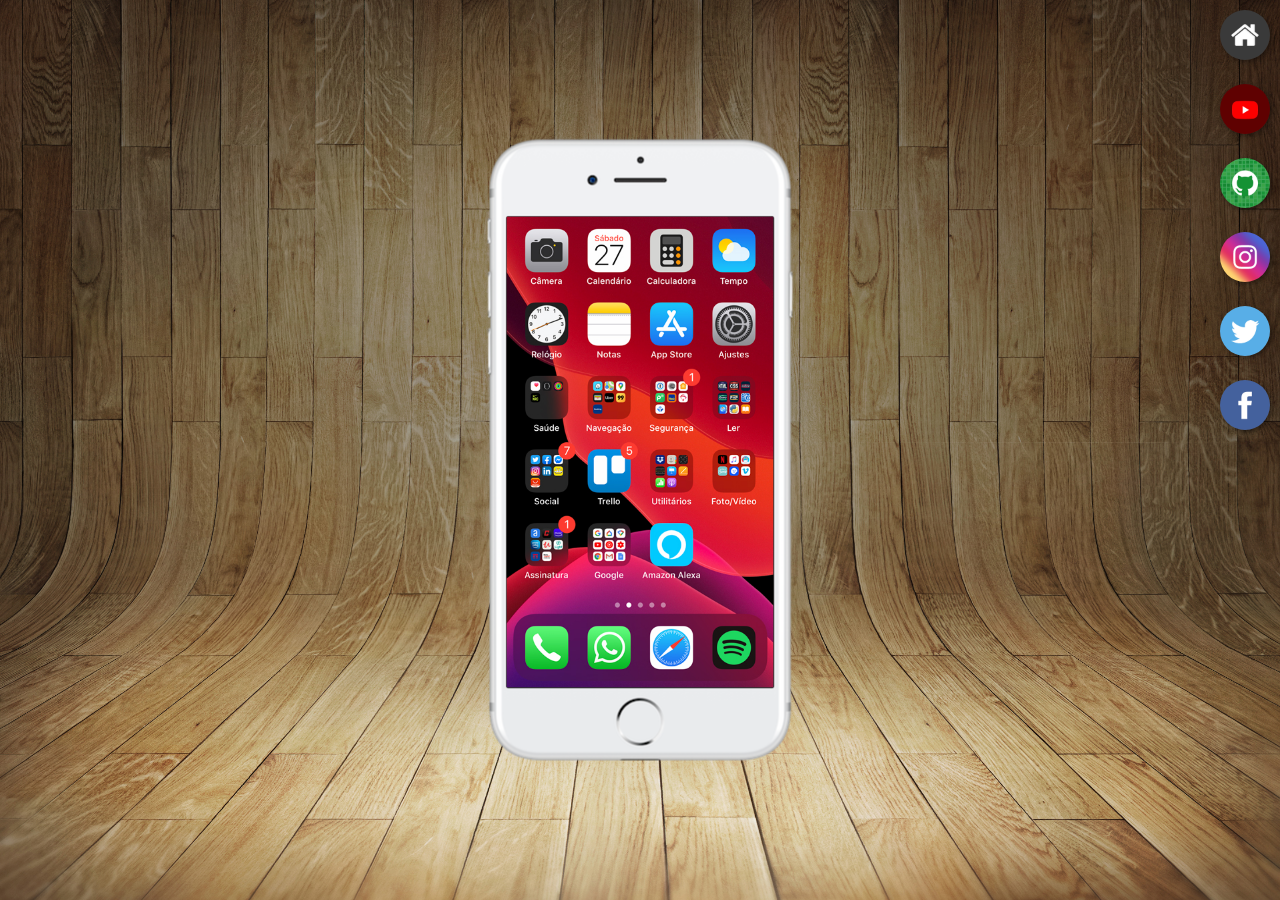
<file: index.html>
<!DOCTYPE html>
<html lang="pt-br">
<head>
    <meta charset="UTF-8">
    <meta name="viewport" content="width=device-width, initial-scale=1.0">
    <title>Projeto Redes Sociais</title>
    <link rel="shortcut icon" href="favicon.ico" type="image/x-icon">
    <link rel="stylesheet" href="estilos/style.css">
</head>
<body>
    <main>
        <section id="telefone">
            <iframe src="home.html" name="tela" id="tela" frameborder="0">
                Seu navegador não é compatível com isso
            </iframe>
        </section>
        <section id="redes-sociais">
            <a href="home.html" target="tela"><img src="imagens/logo-home.jpg" alt="Home"></a><br>
            <a href="youtube.html" target="tela"><img src="imagens/logo-youtube.jpg" alt="YouTube"></a><br>
            <a href="github.html" target="tela"><img src="imagens/logo-github.jpg" alt="GitHub"></a><br>
            <a href="instagram.html" target="tela"><img src="imagens/logo-instagram.jpg" alt="Instagram"></a><br>
            <a href="twitter.html" target="tela"><img src="imagens/logo-twitter.jpg" alt="Twitter"></a><br>
            <a href="facebook.html" target="tela"><img src="imagens/logo-facebook.jpg" alt="Facebook"></a>
        </section>
    </main>
</body>
</html>
</file>
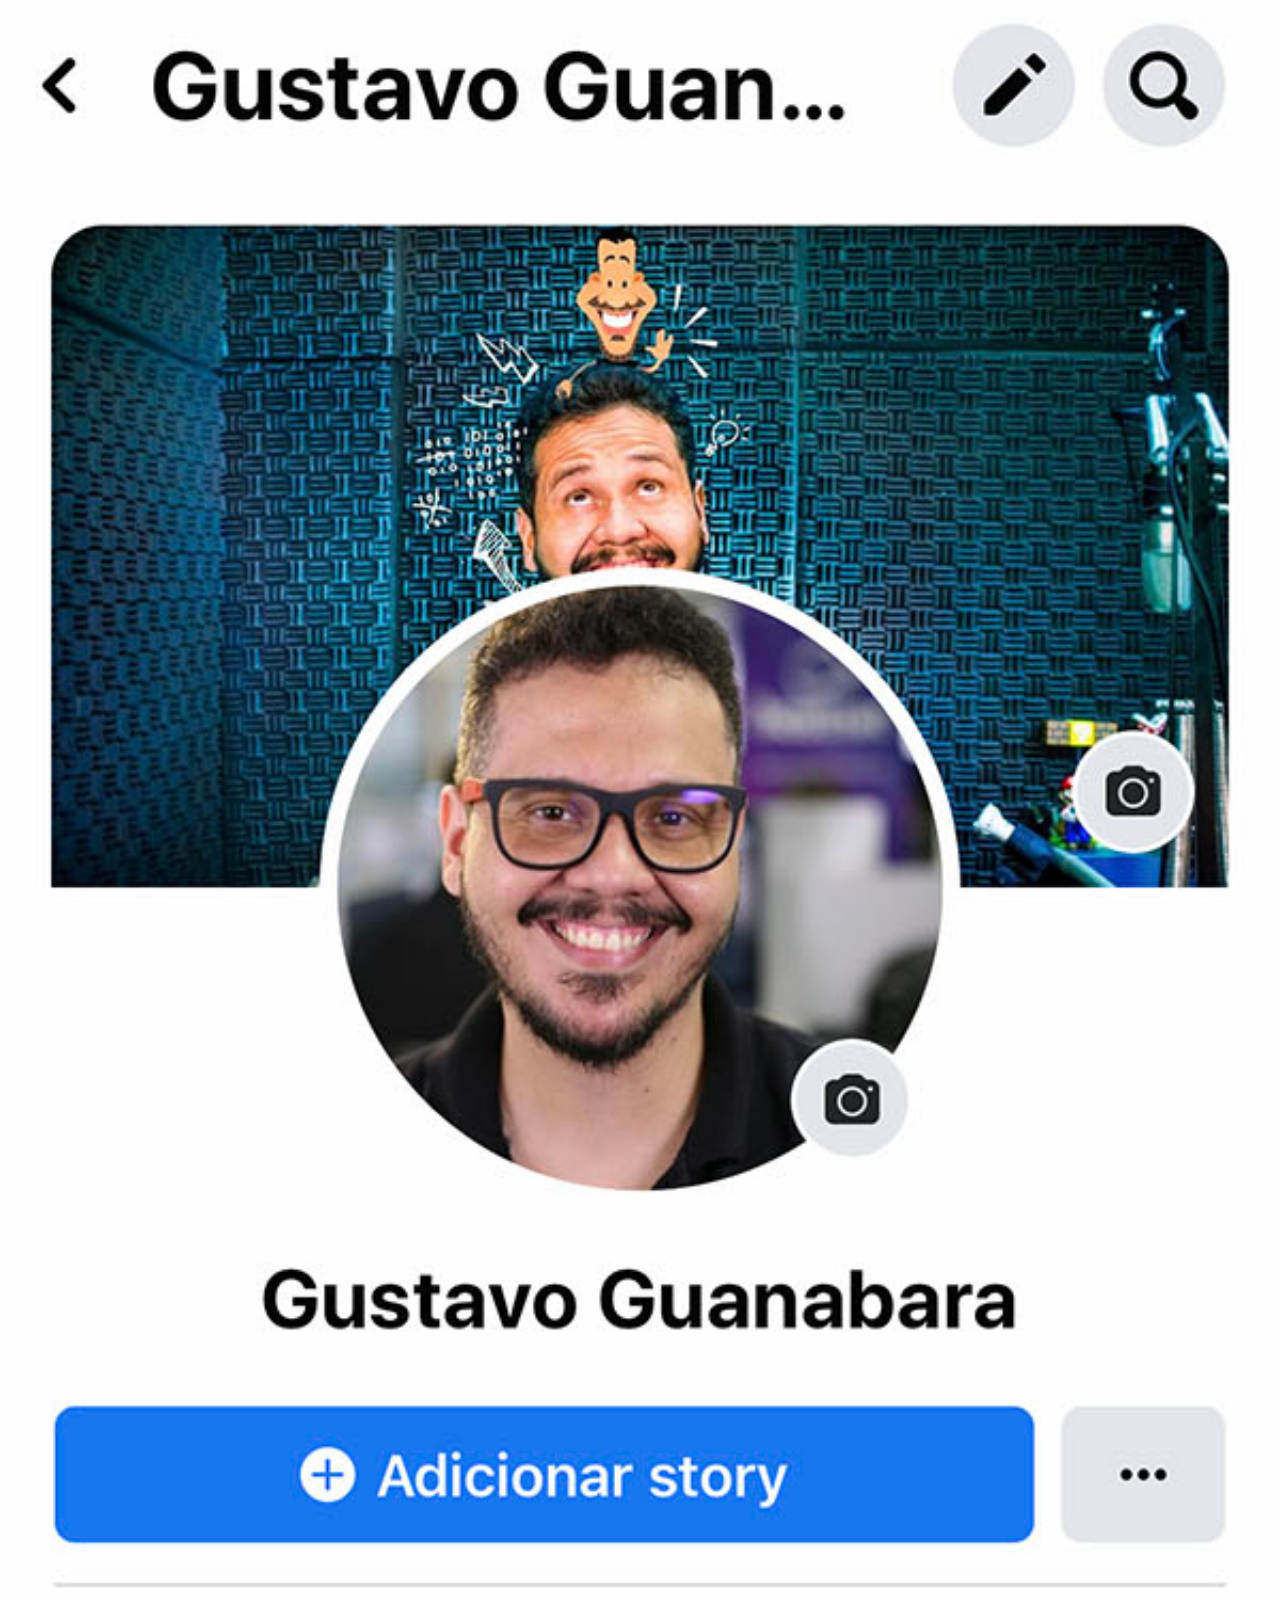
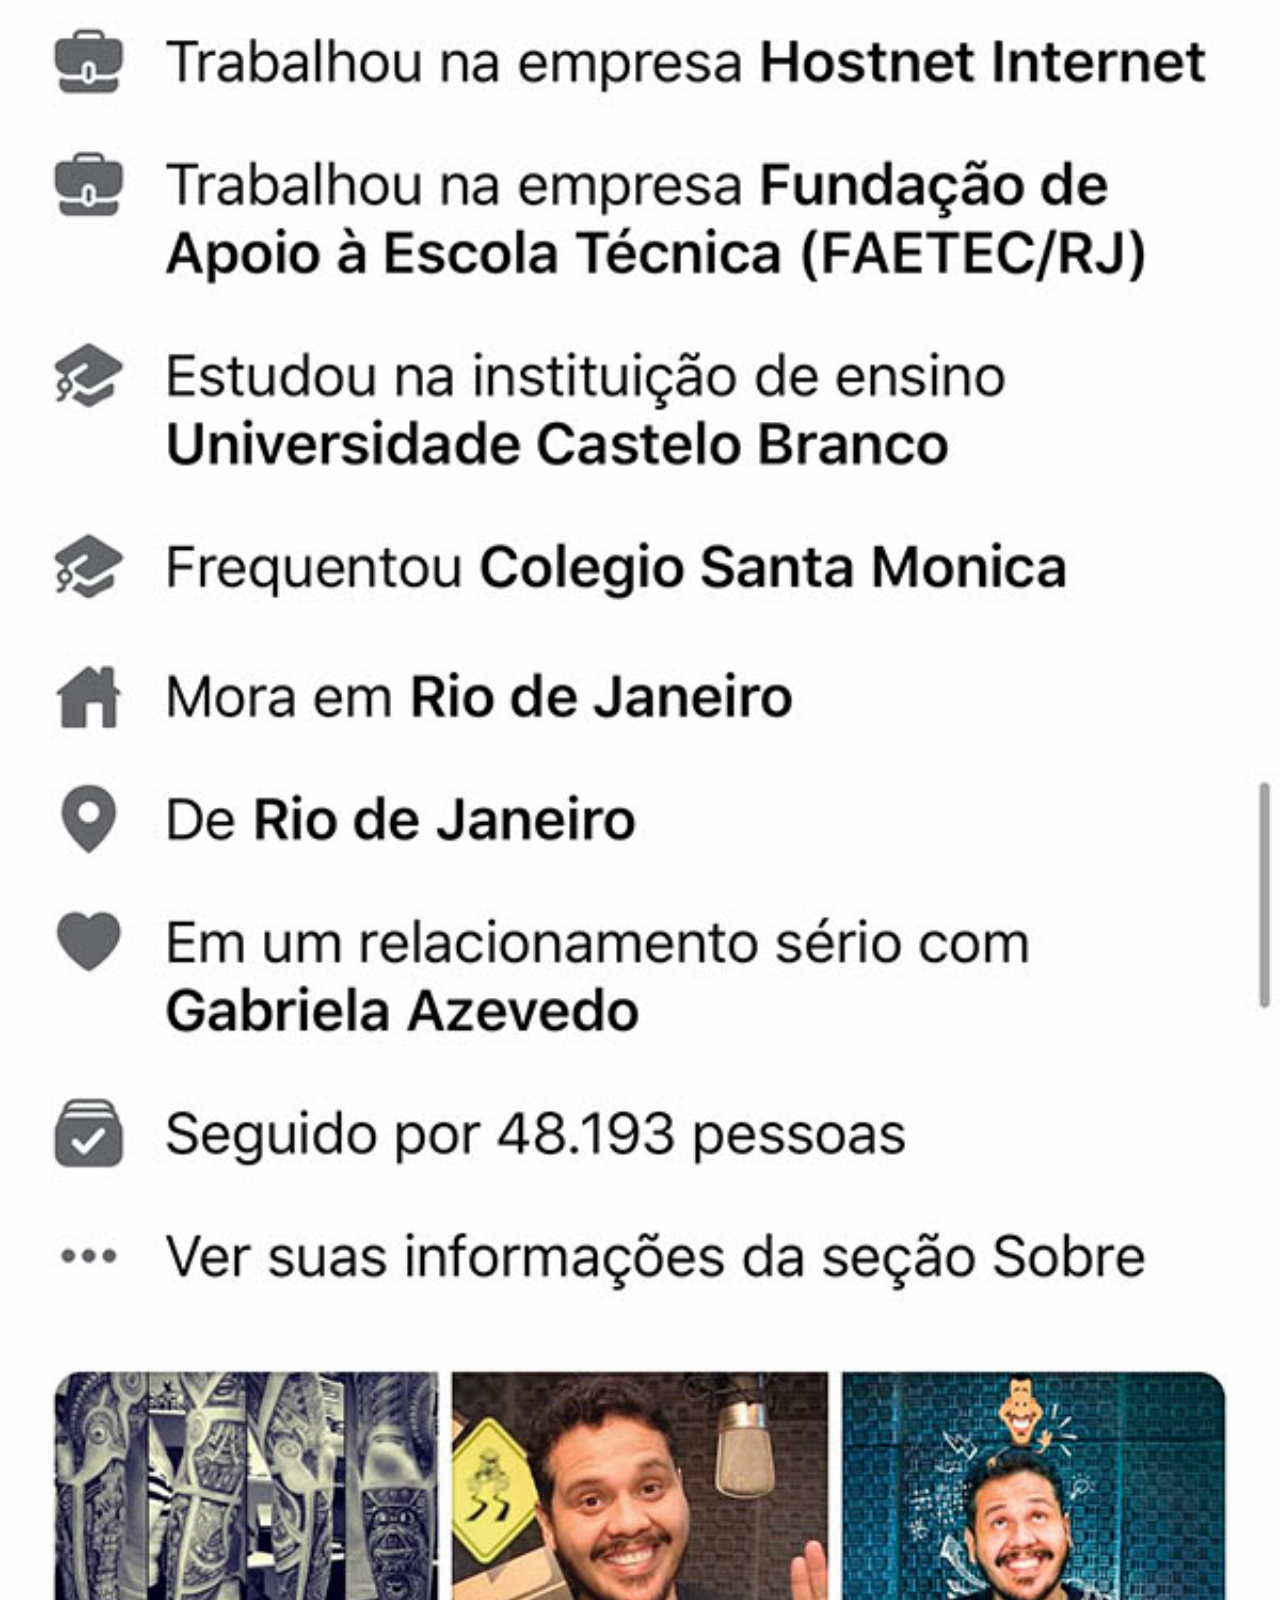
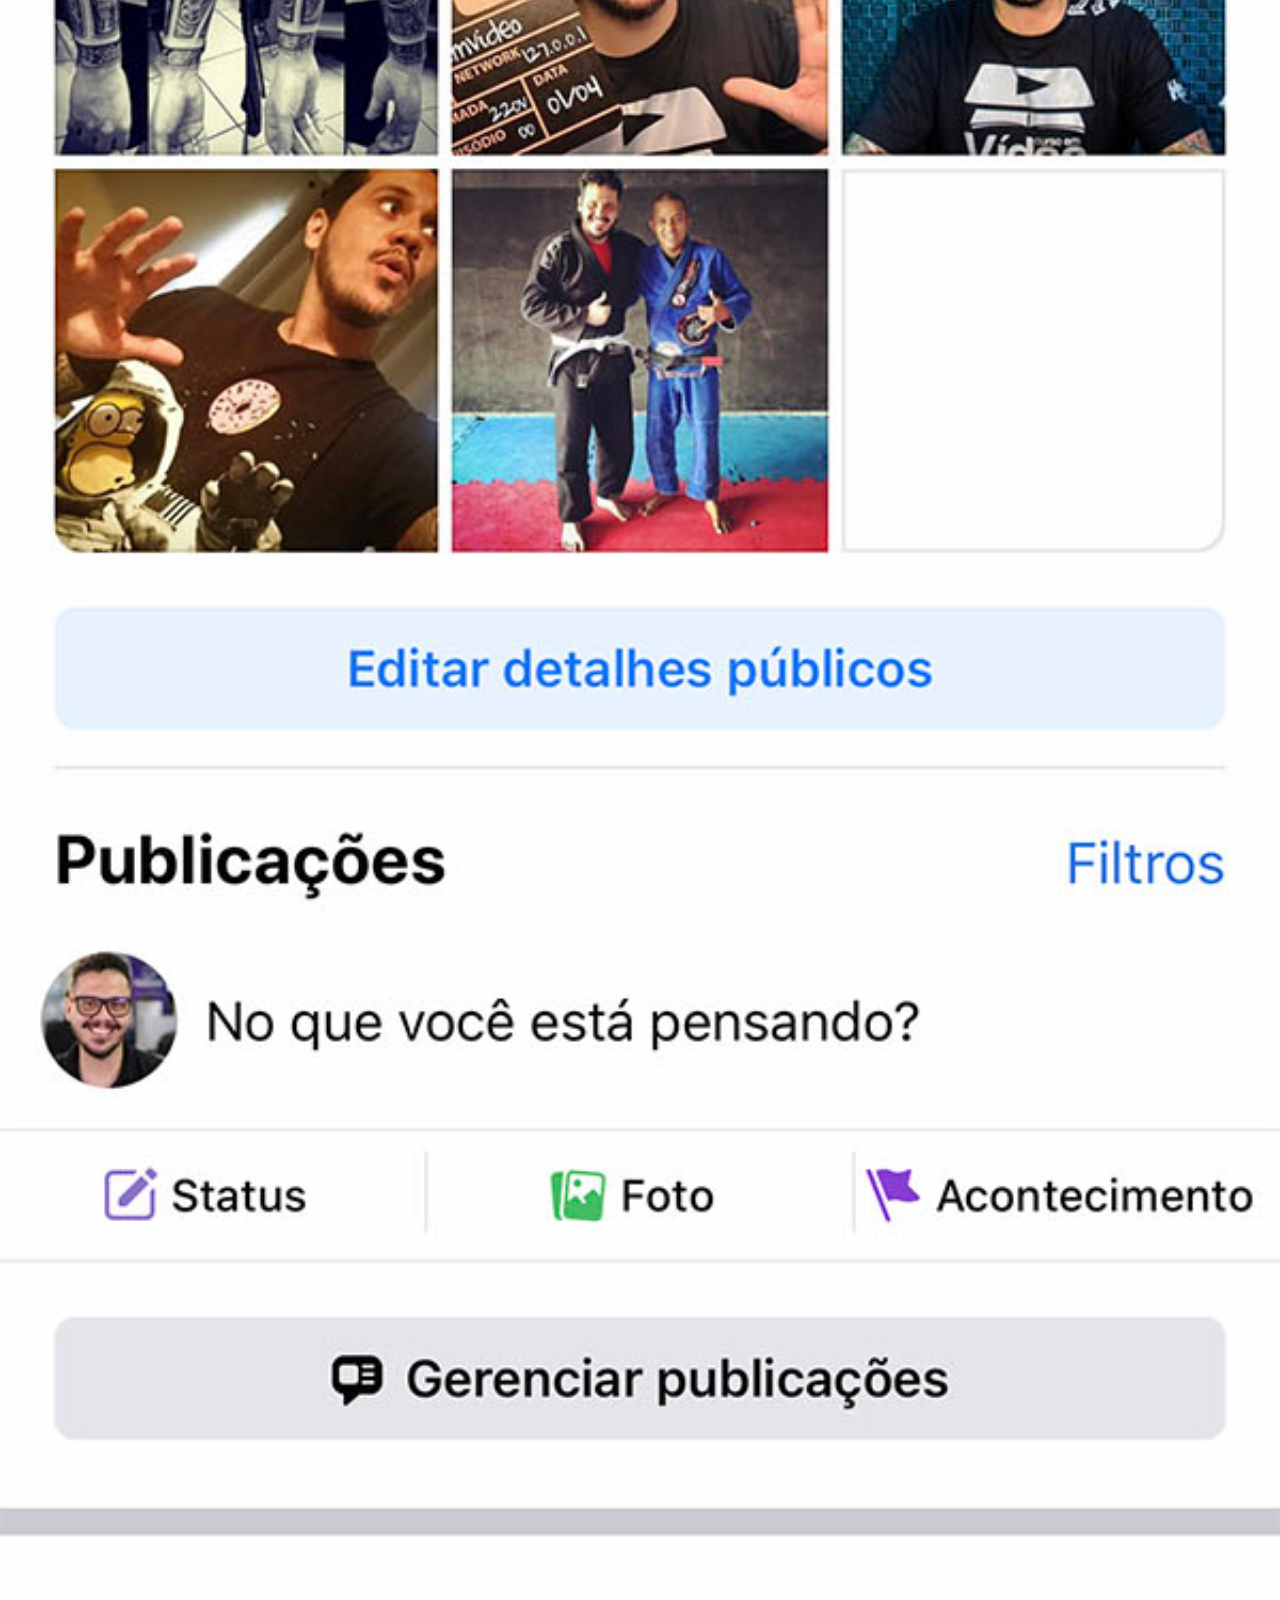
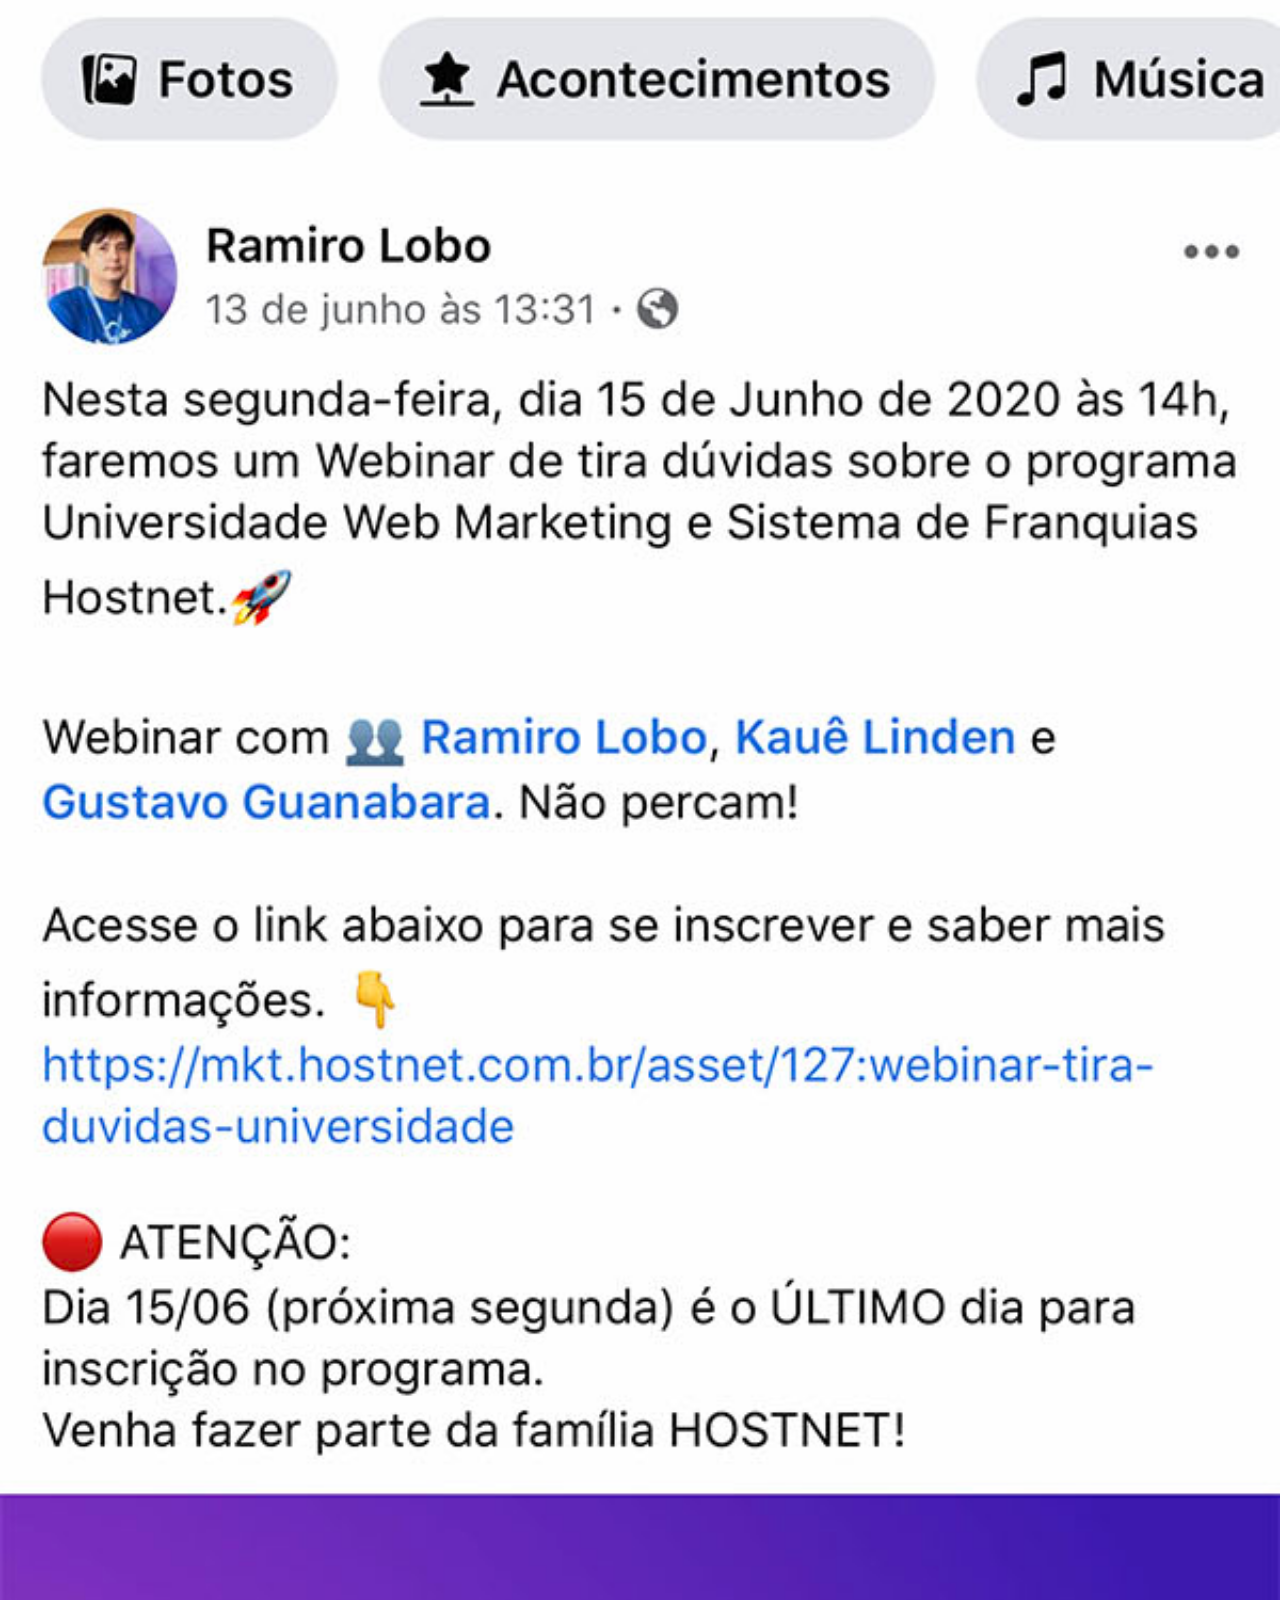
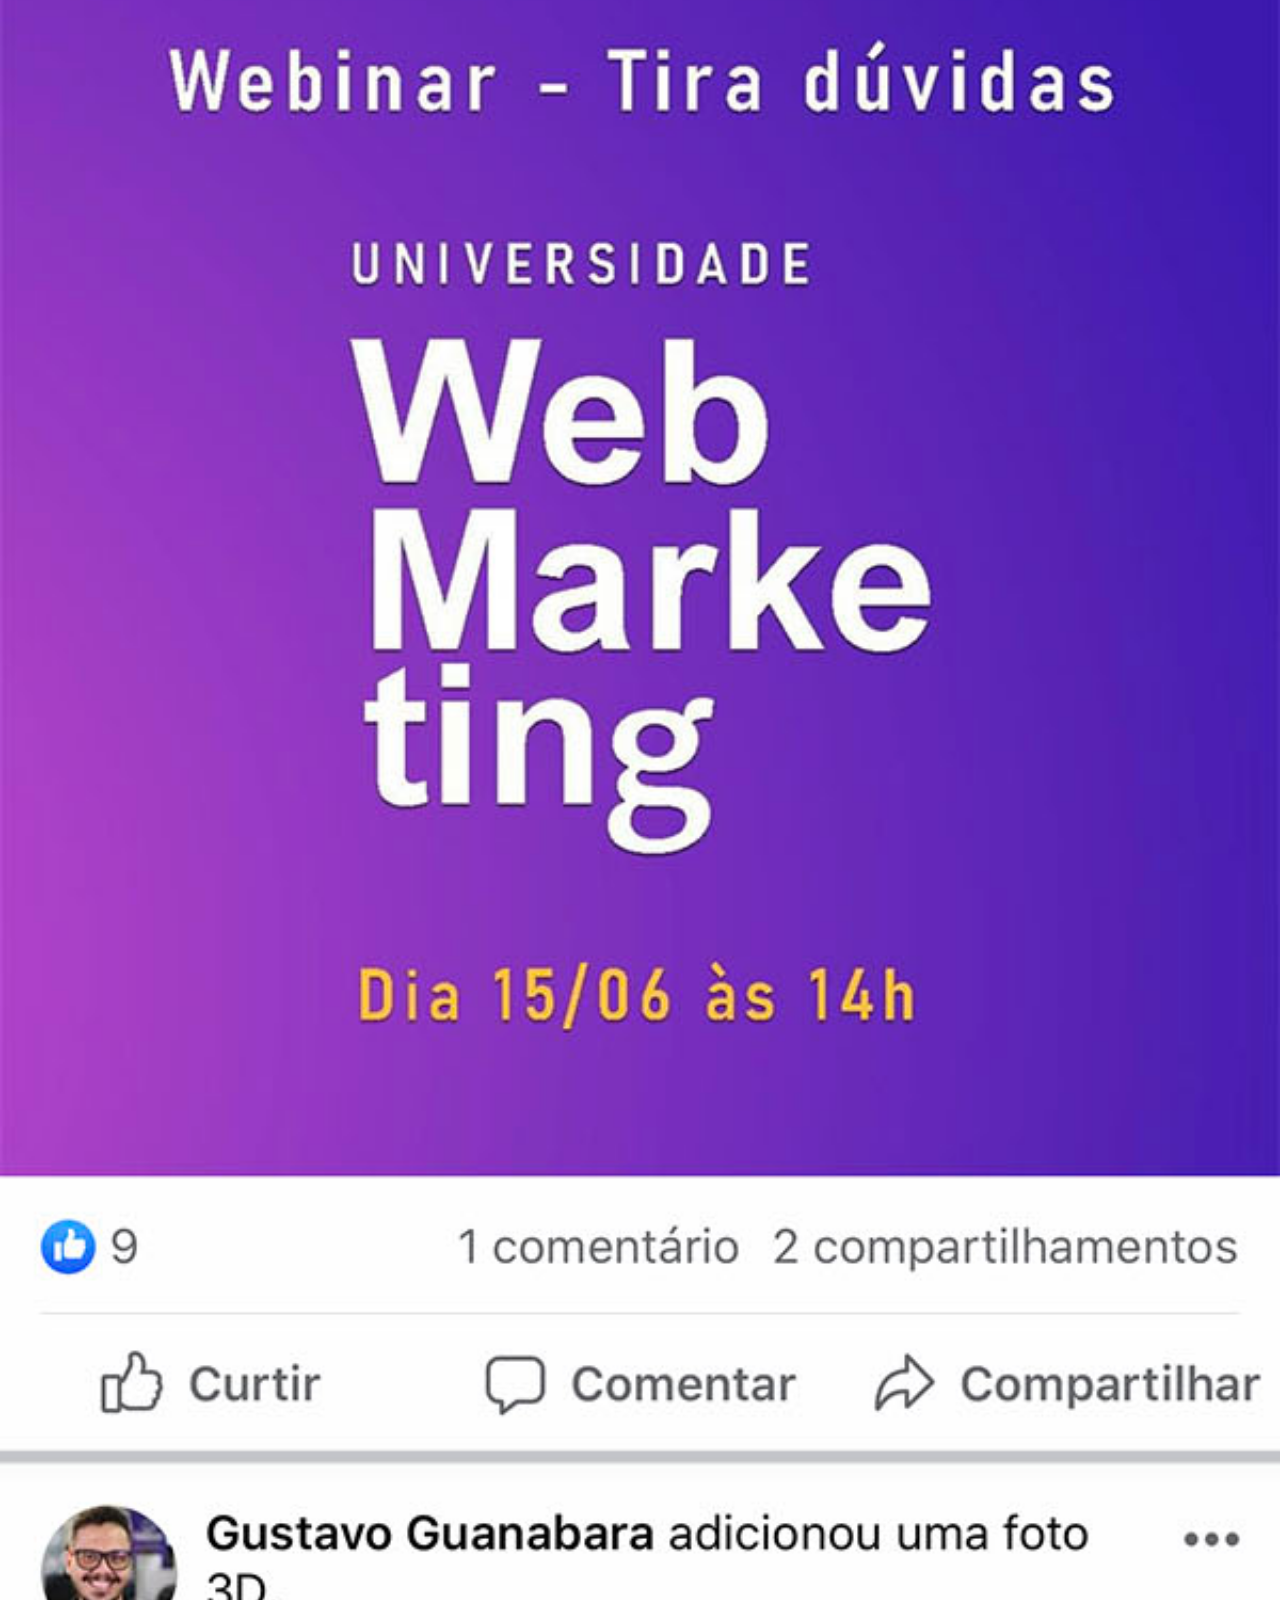
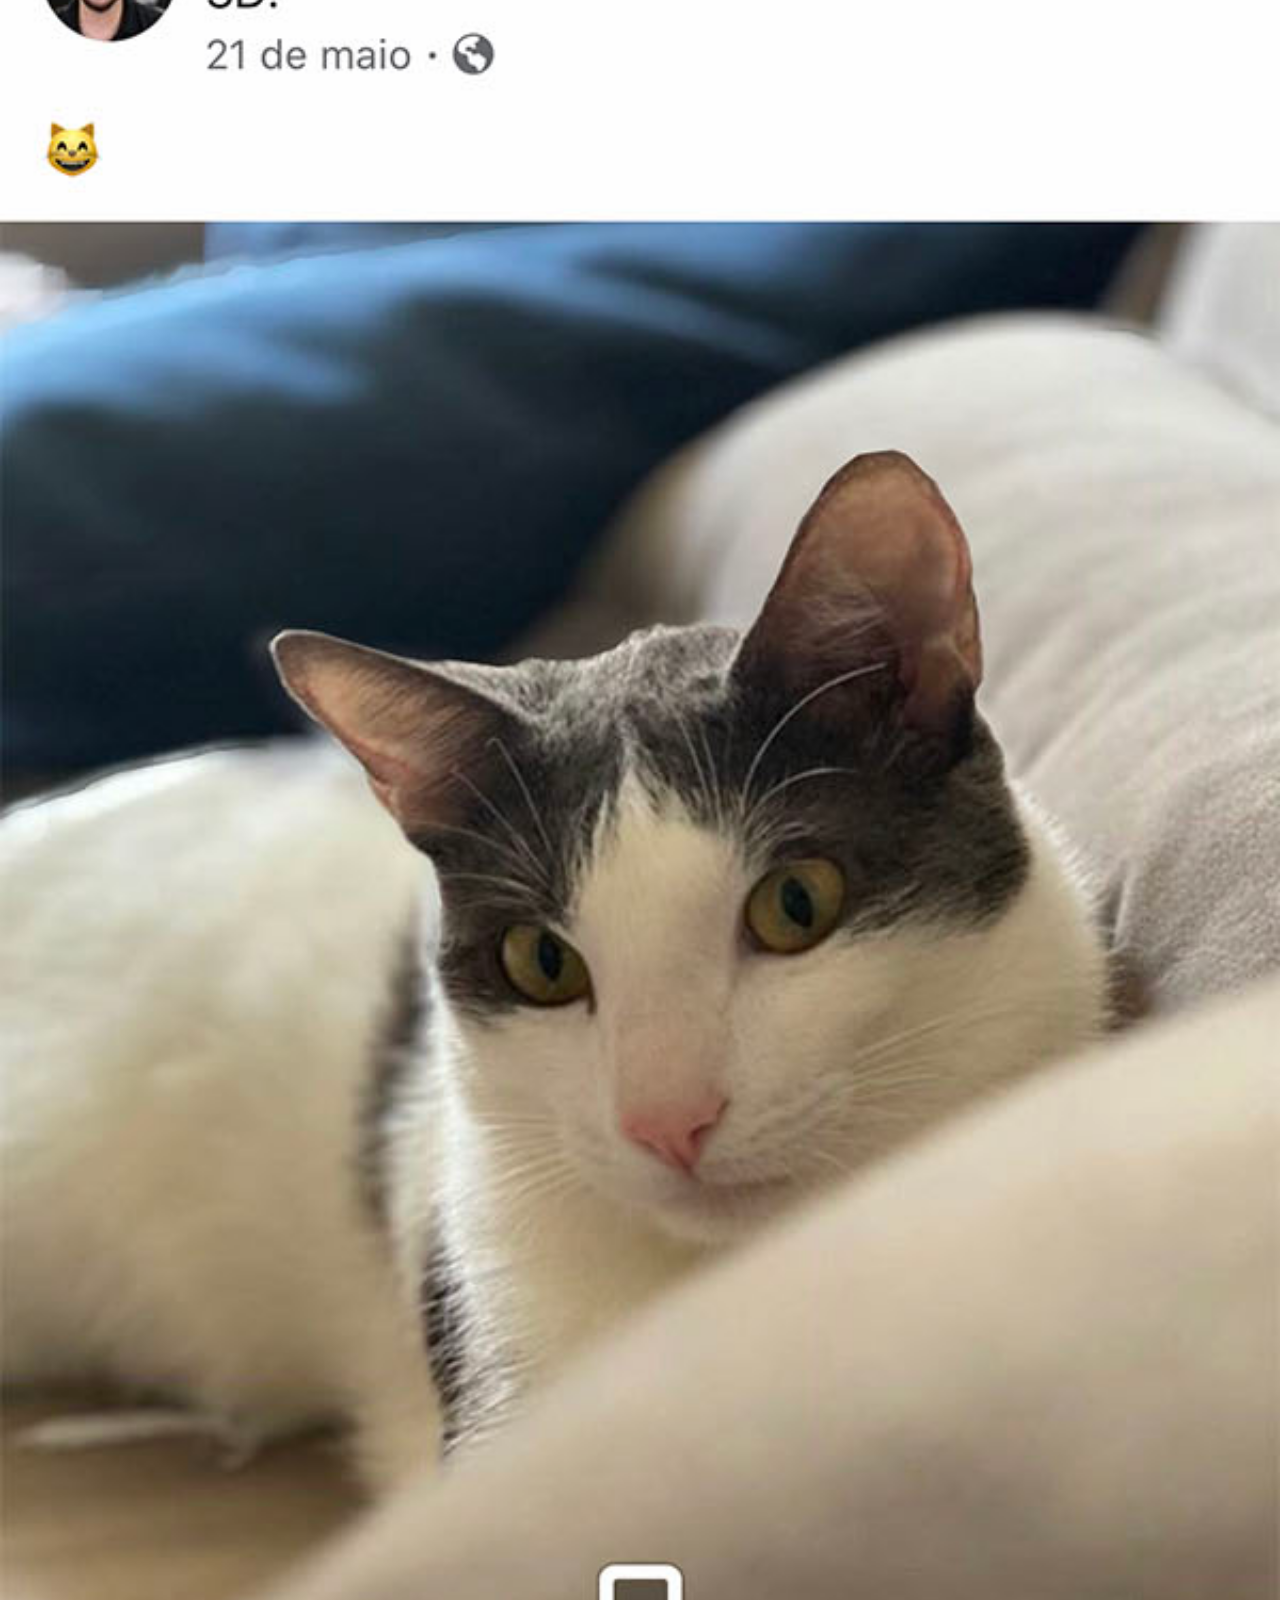
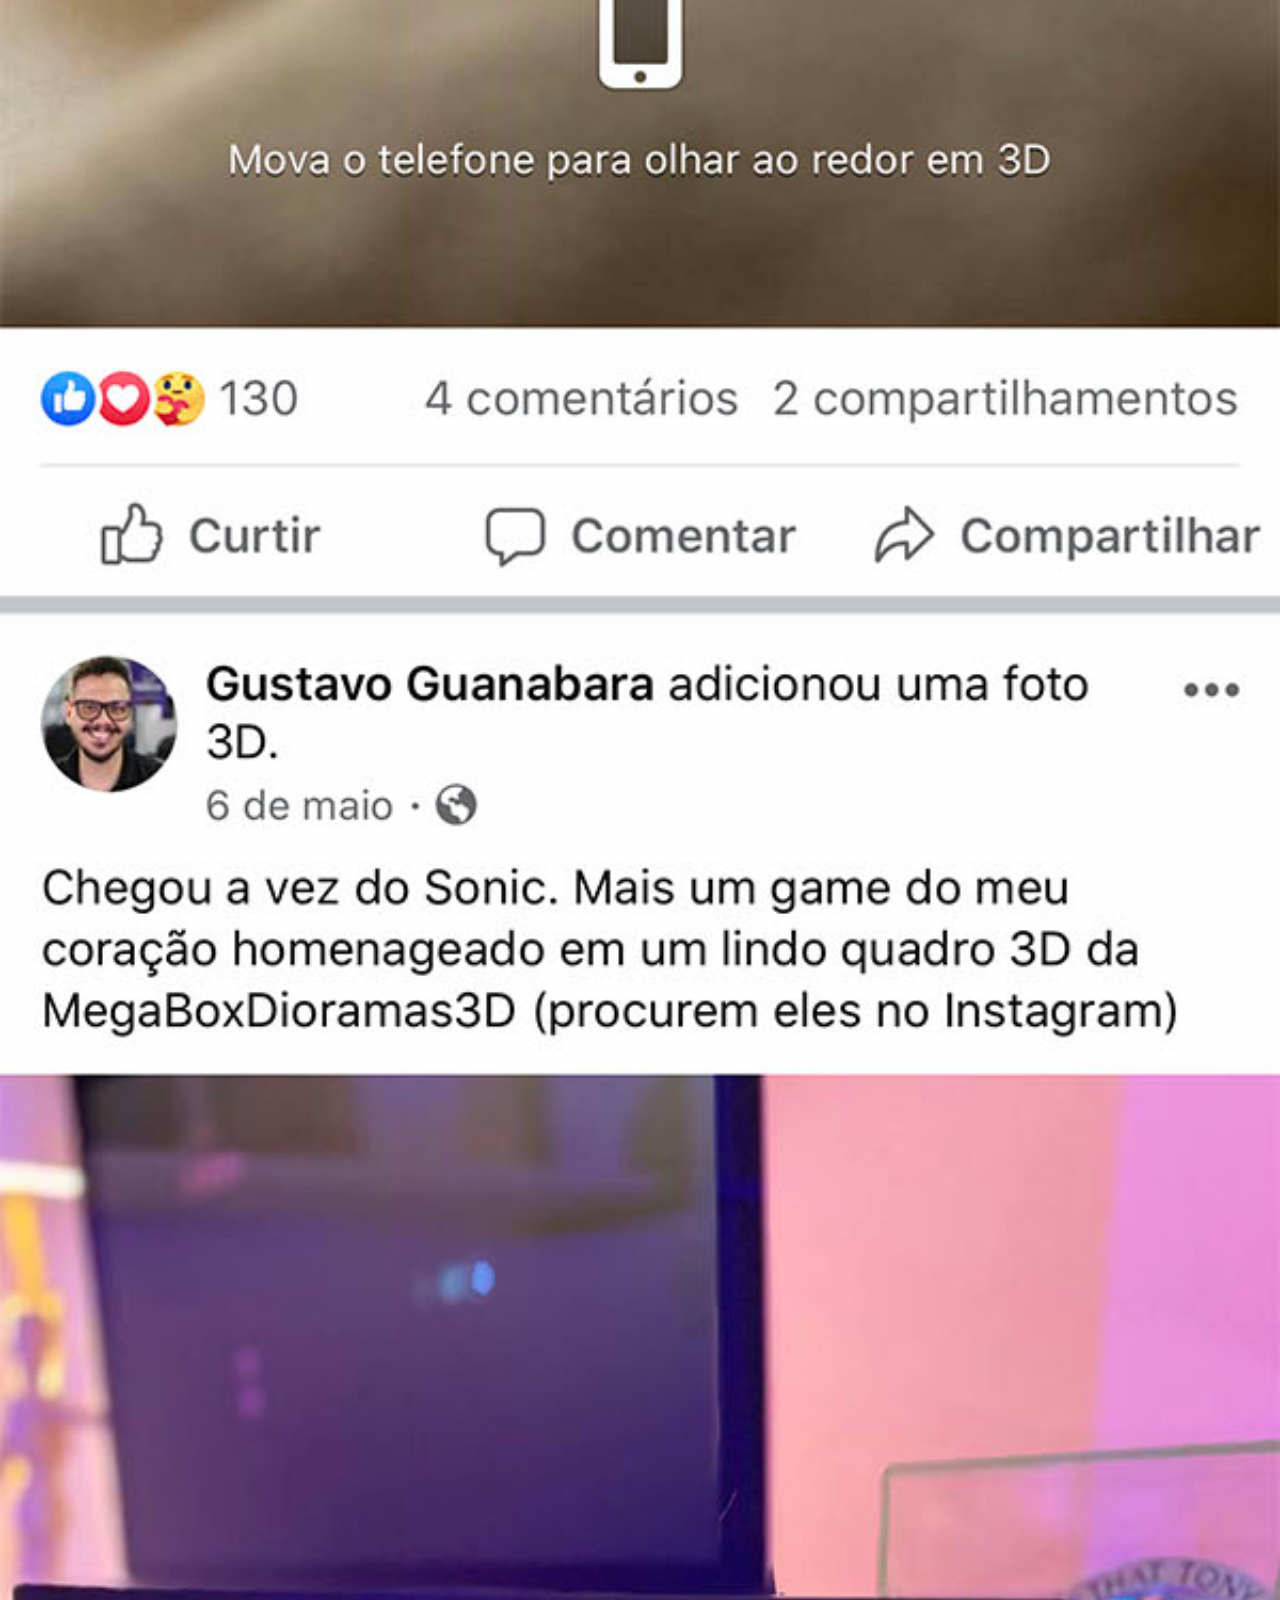
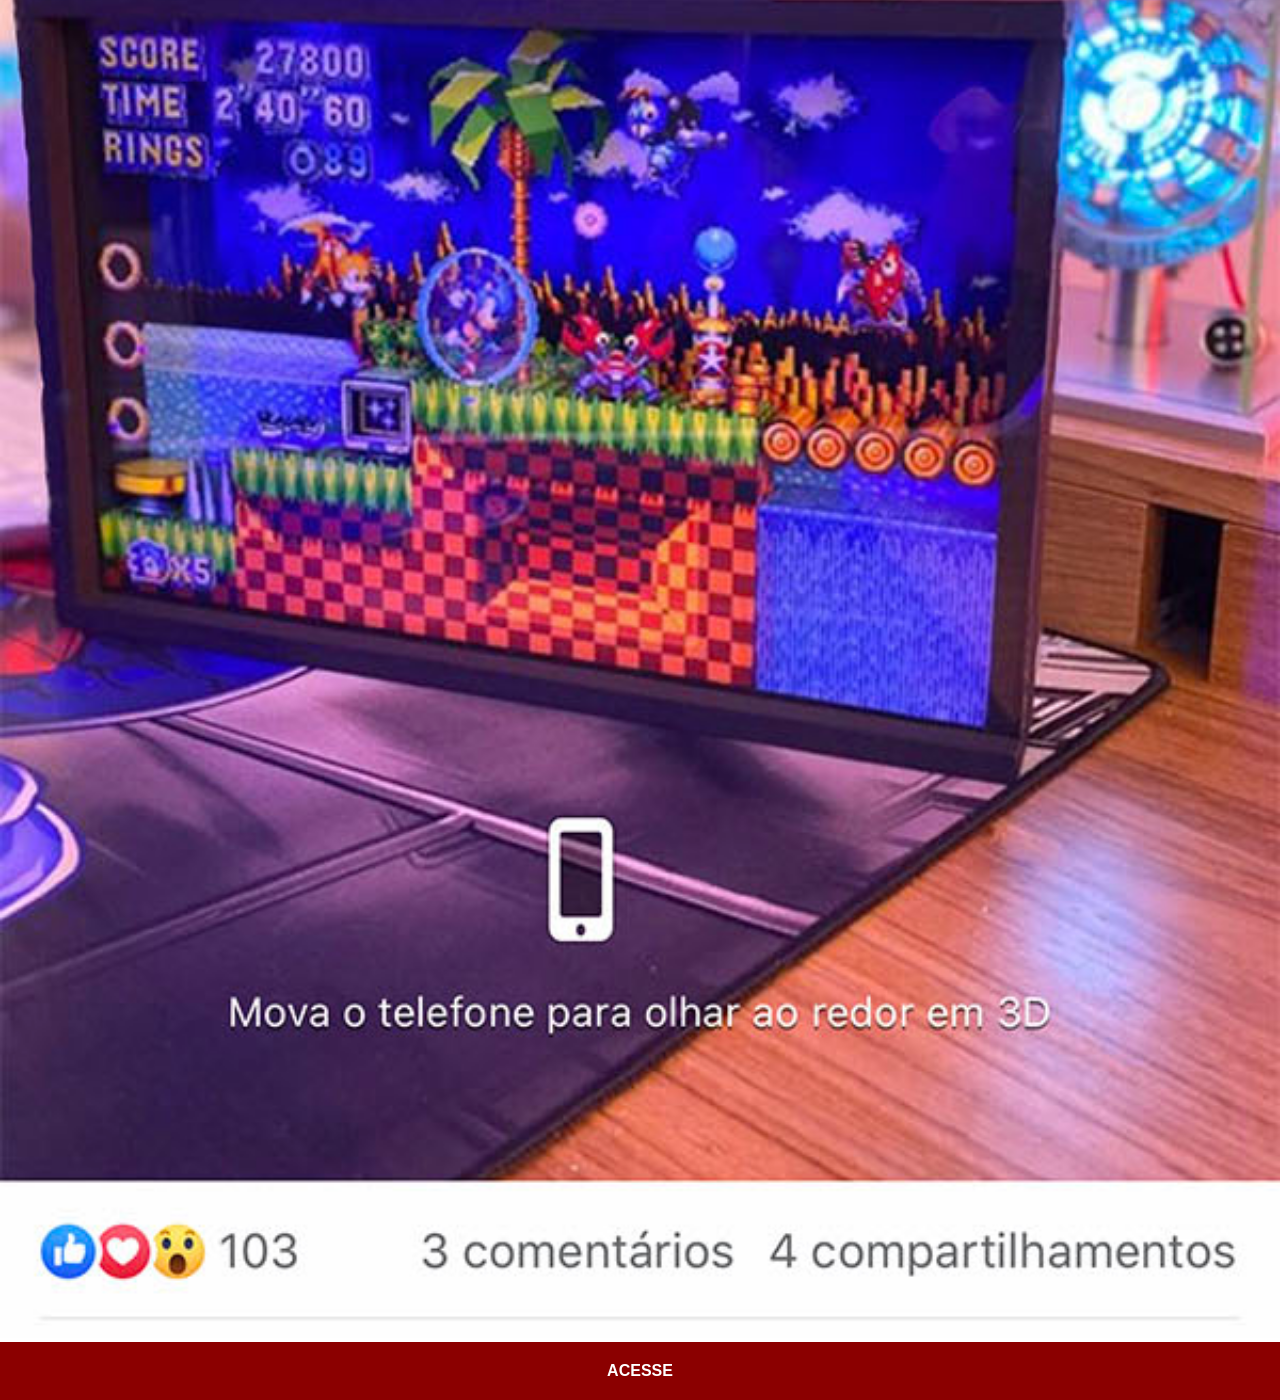
<file: facebook.html>
<!DOCTYPE html>
<html lang="pt-br">
<head>
    <meta charset="UTF-8">
    <meta name="viewport" content="width=device-width, initial-scale=1.0">
    <title>Facebook</title>
    <link rel="stylesheet" href="estilos/social.css">
</head>
<body>
    <img src="imagens/tela-facebook.jpg" alt="Facebook">
    <a href="https://www.facebook.com/gustavoguanabara" target="_blank">ACESSE</a>
</body>
</html>
</file>
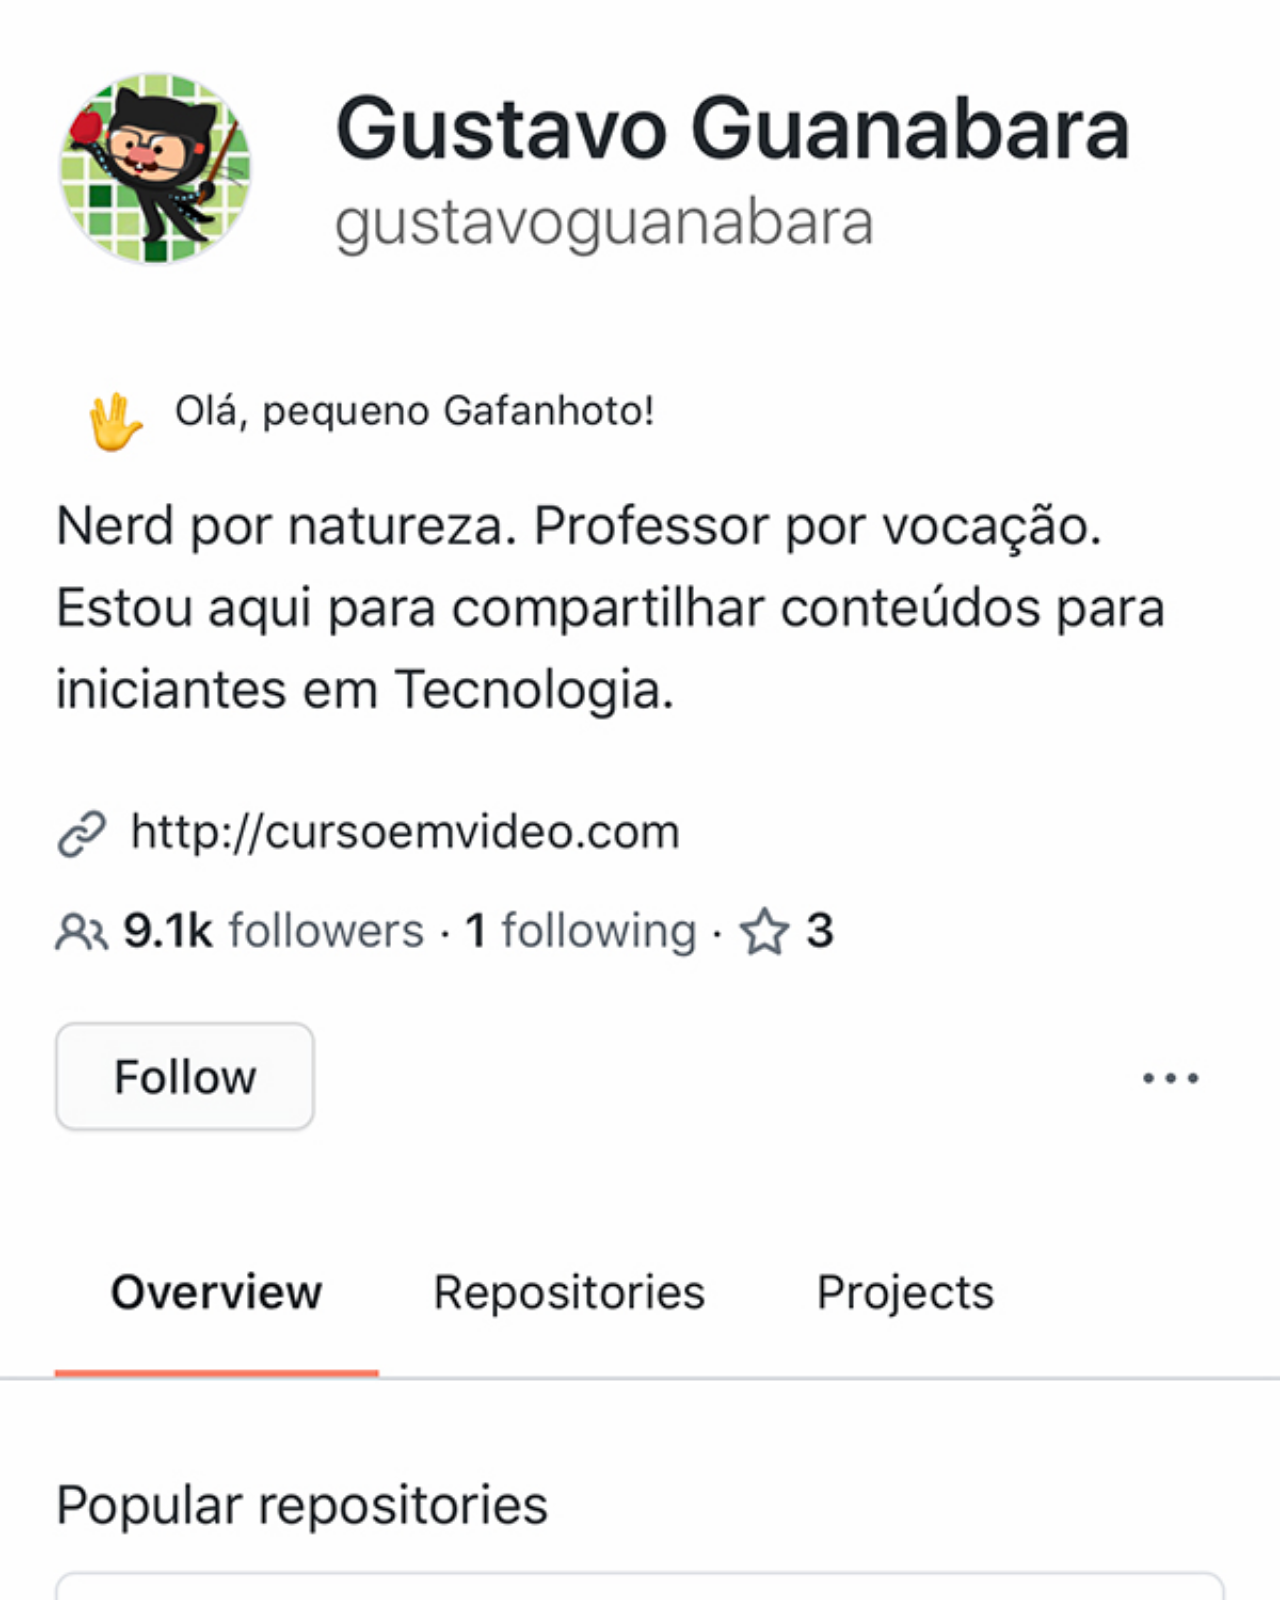
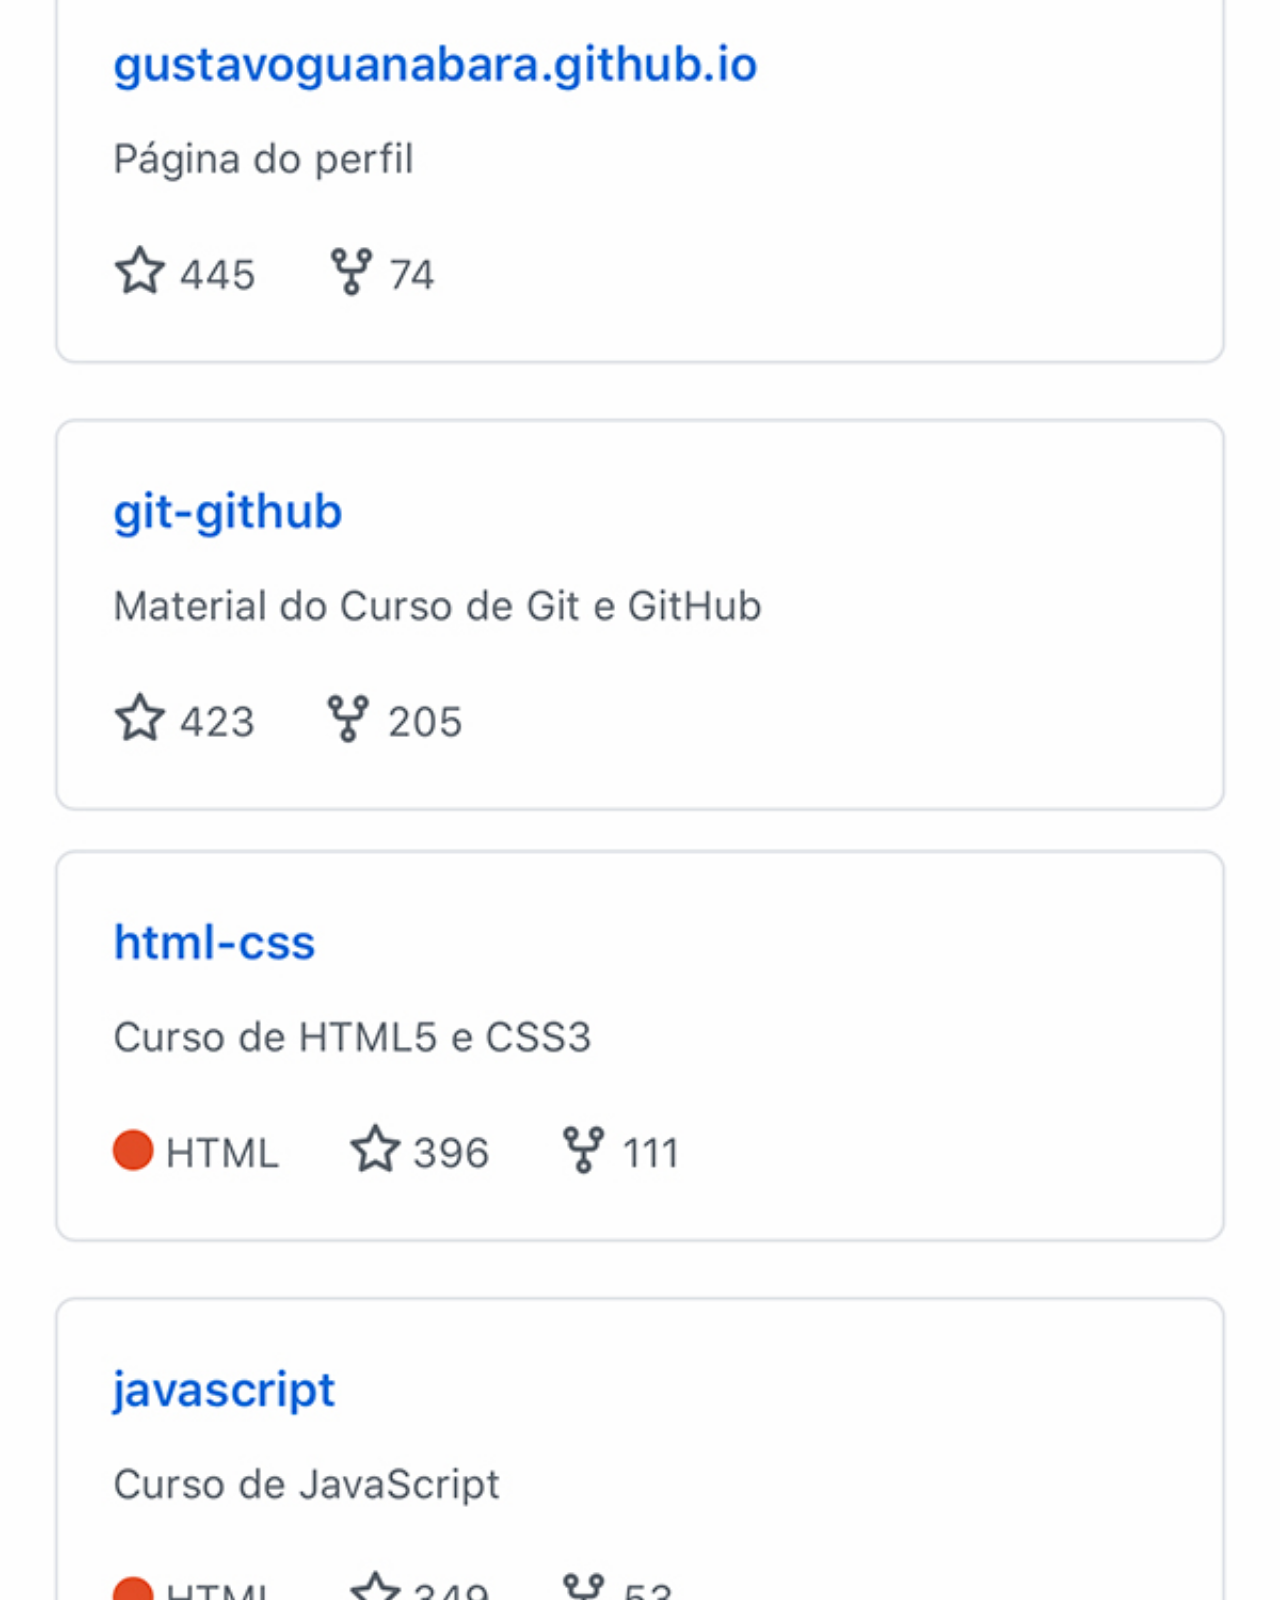
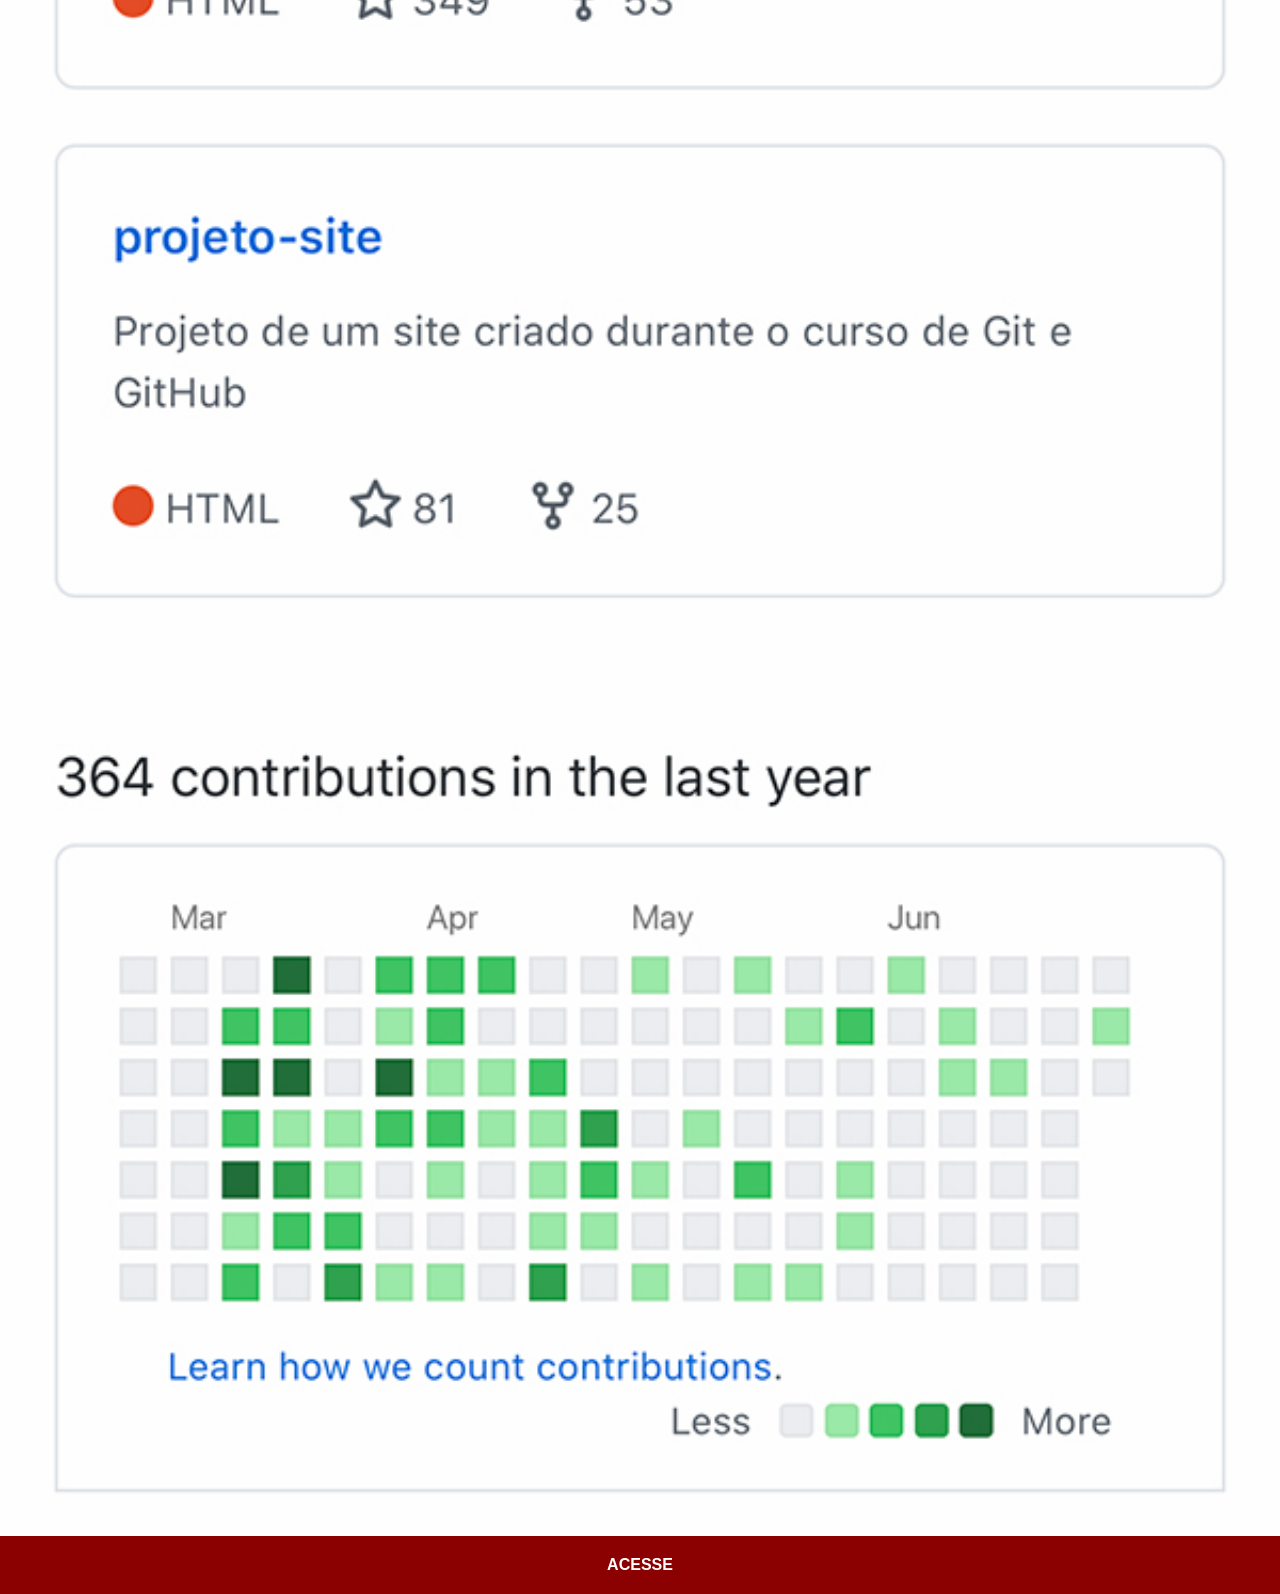
<file: github.html>
<!DOCTYPE html>
<html lang="pt-br">
<head>
    <meta charset="UTF-8">
    <meta name="viewport" content="width=device-width, initial-scale=1.0">
    <title>GitHub</title>
    <link rel="stylesheet" href="estilos/social.css">
</head>
<body>
    <img src="imagens/tela-github.jpg" alt="GitHub">
    <a href="https://github.com/gustavoguanabara" target="_blank">ACESSE</a>
</body>
</html>
</file>
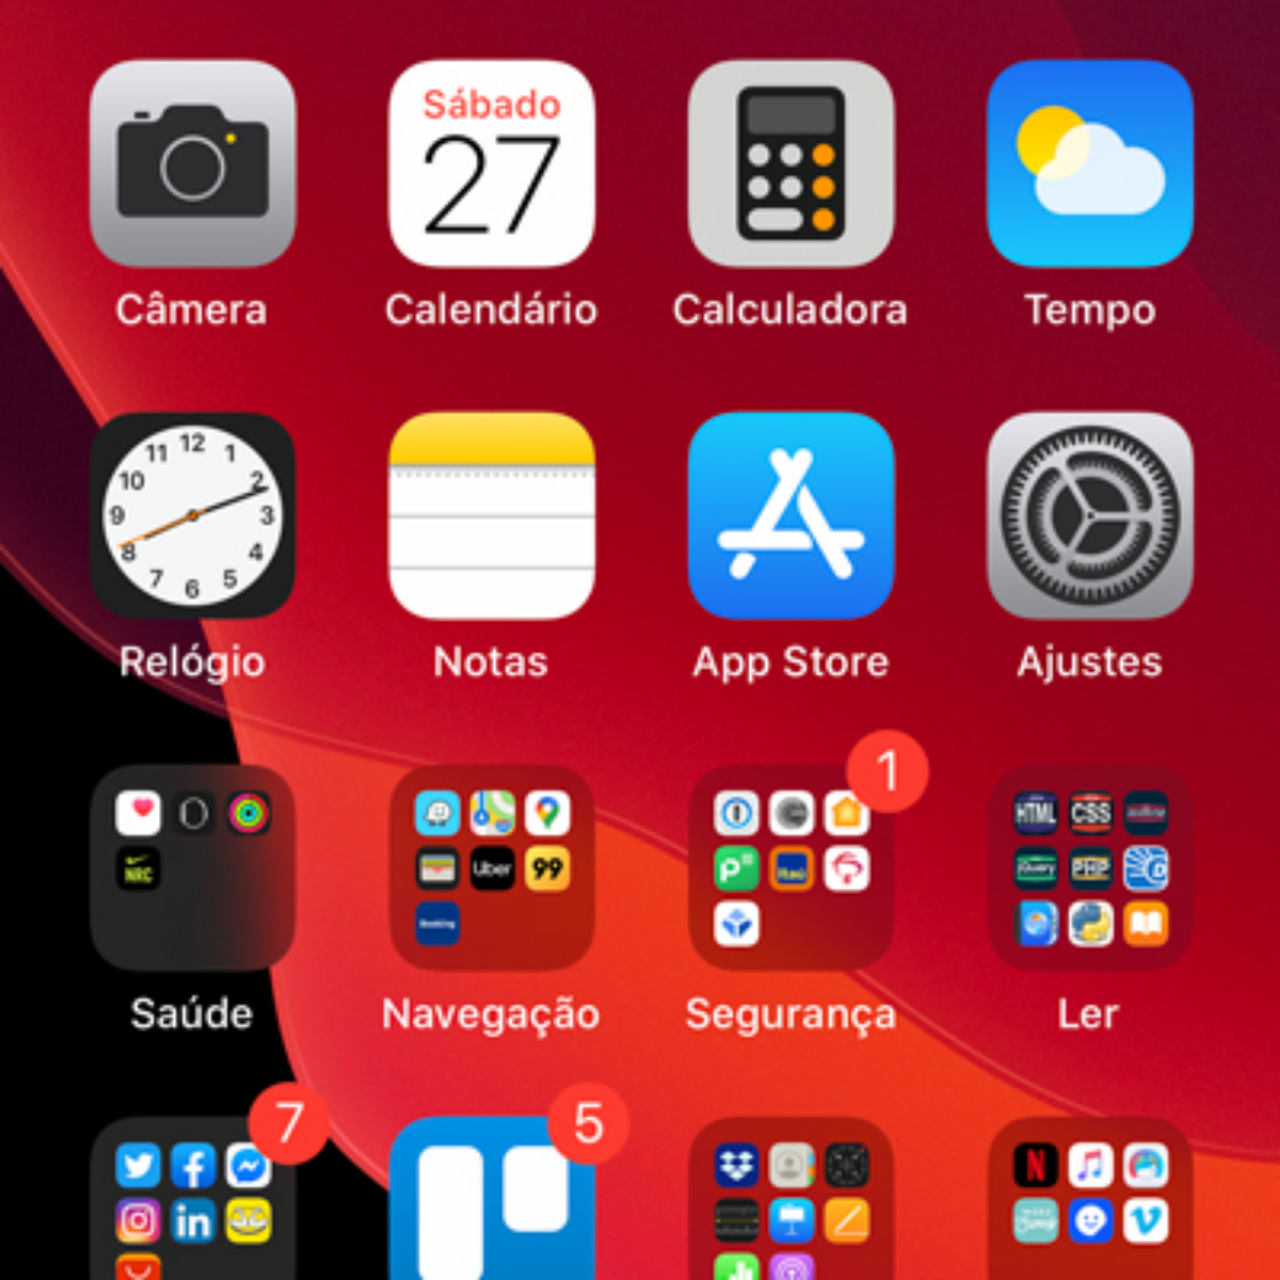
<file: home.html>
<!DOCTYPE html>
<html lang="pt-br">
<head>
    <meta charset="UTF-8">
    <meta name="viewport" content="width=device-width, initial-scale=1.0">
    <title>Home</title>
    <style>
        *{
            margin: 0px;
            padding: 0px;
        }

        body{
            width: 100vw;
            height: 100vw;
            background: black url('imagens/tela-home.jpg') no-repeat top center;
            background-size: cover;
        }
    </style>
</head>
<body>
    
</body>
</html>
</file>
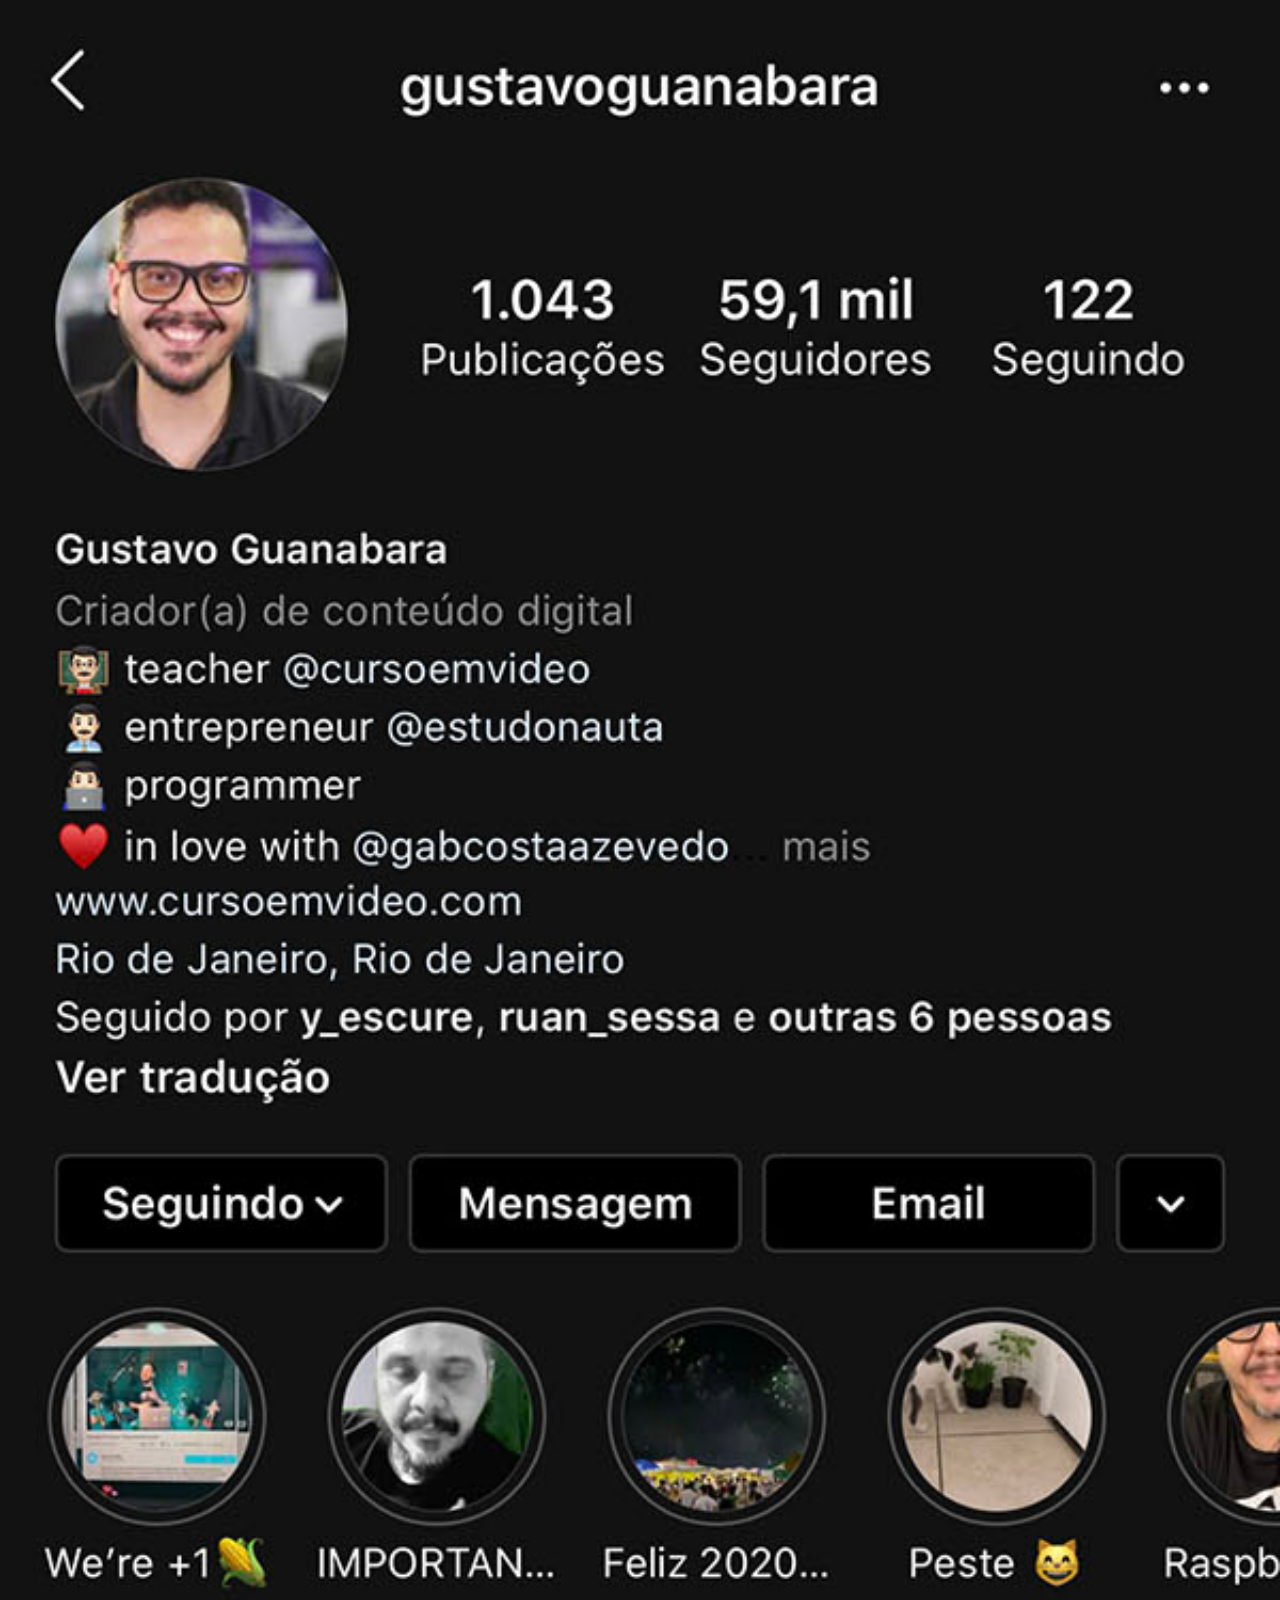
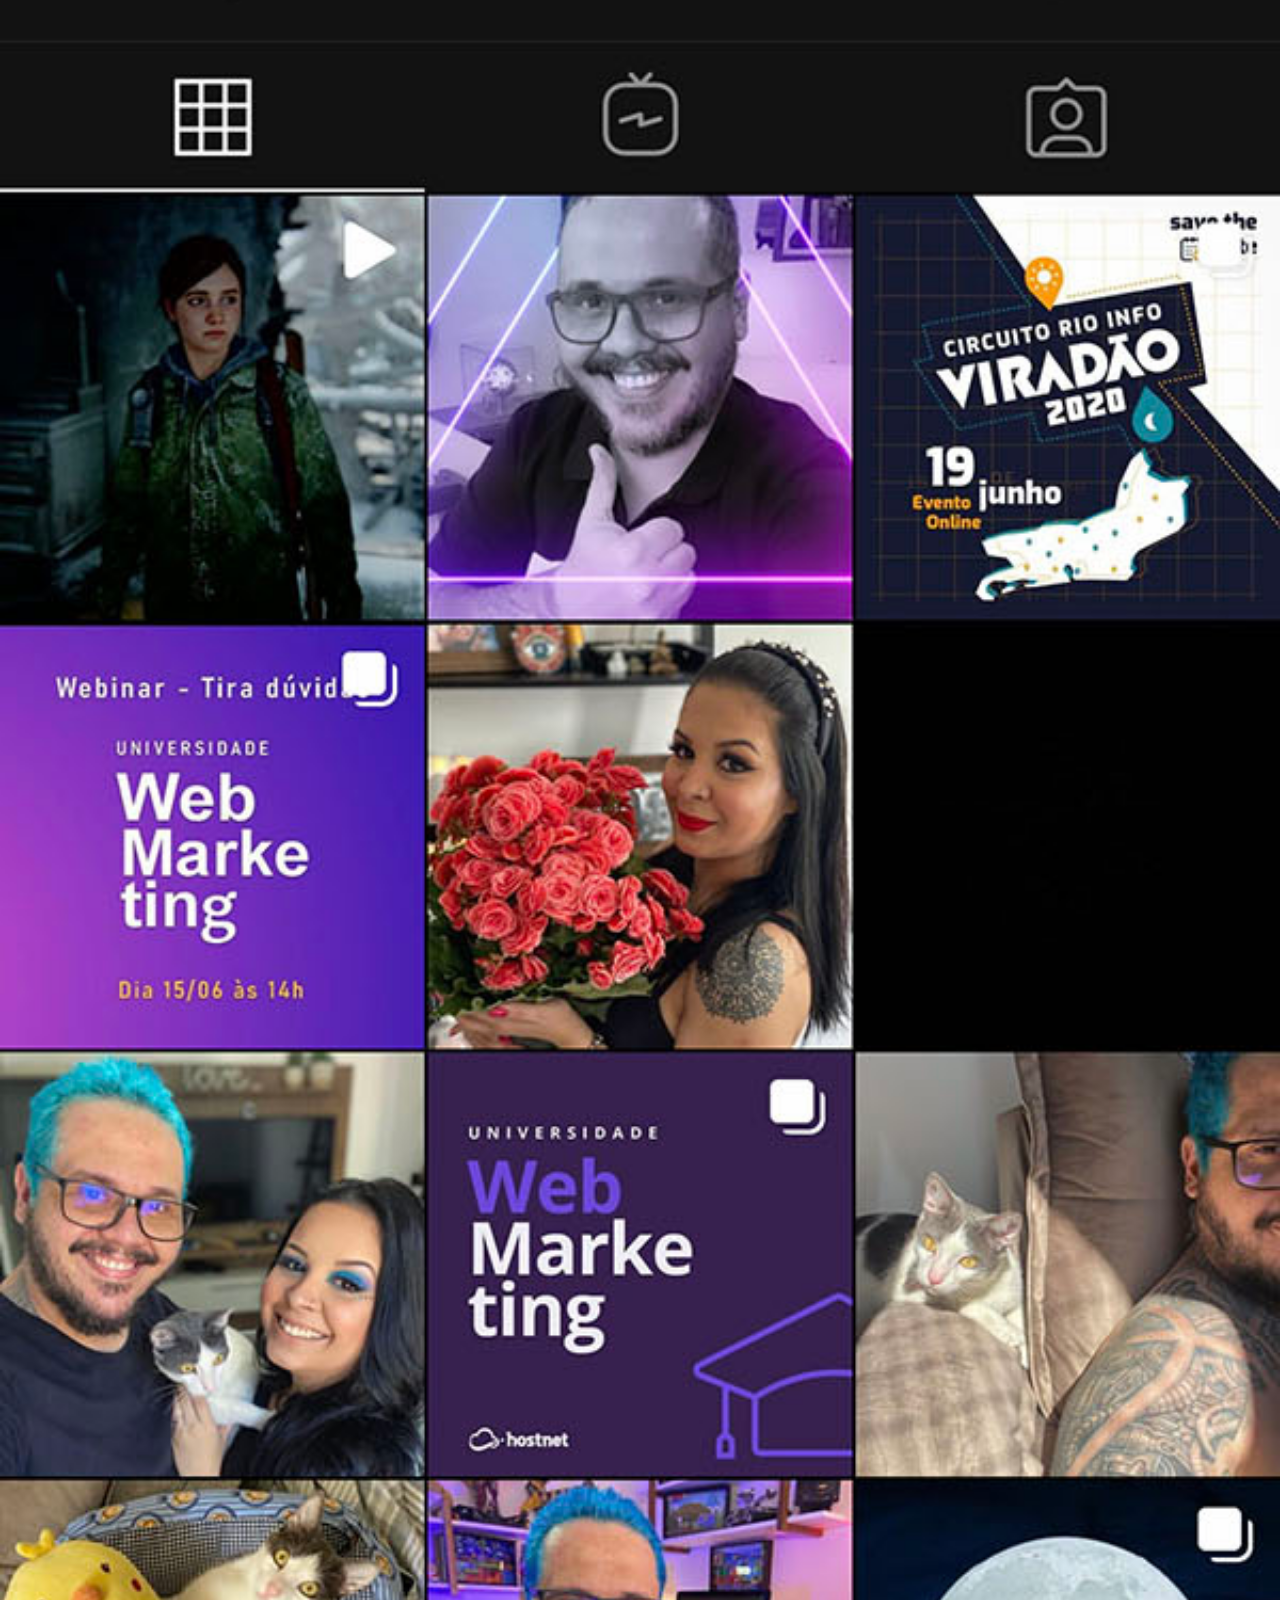
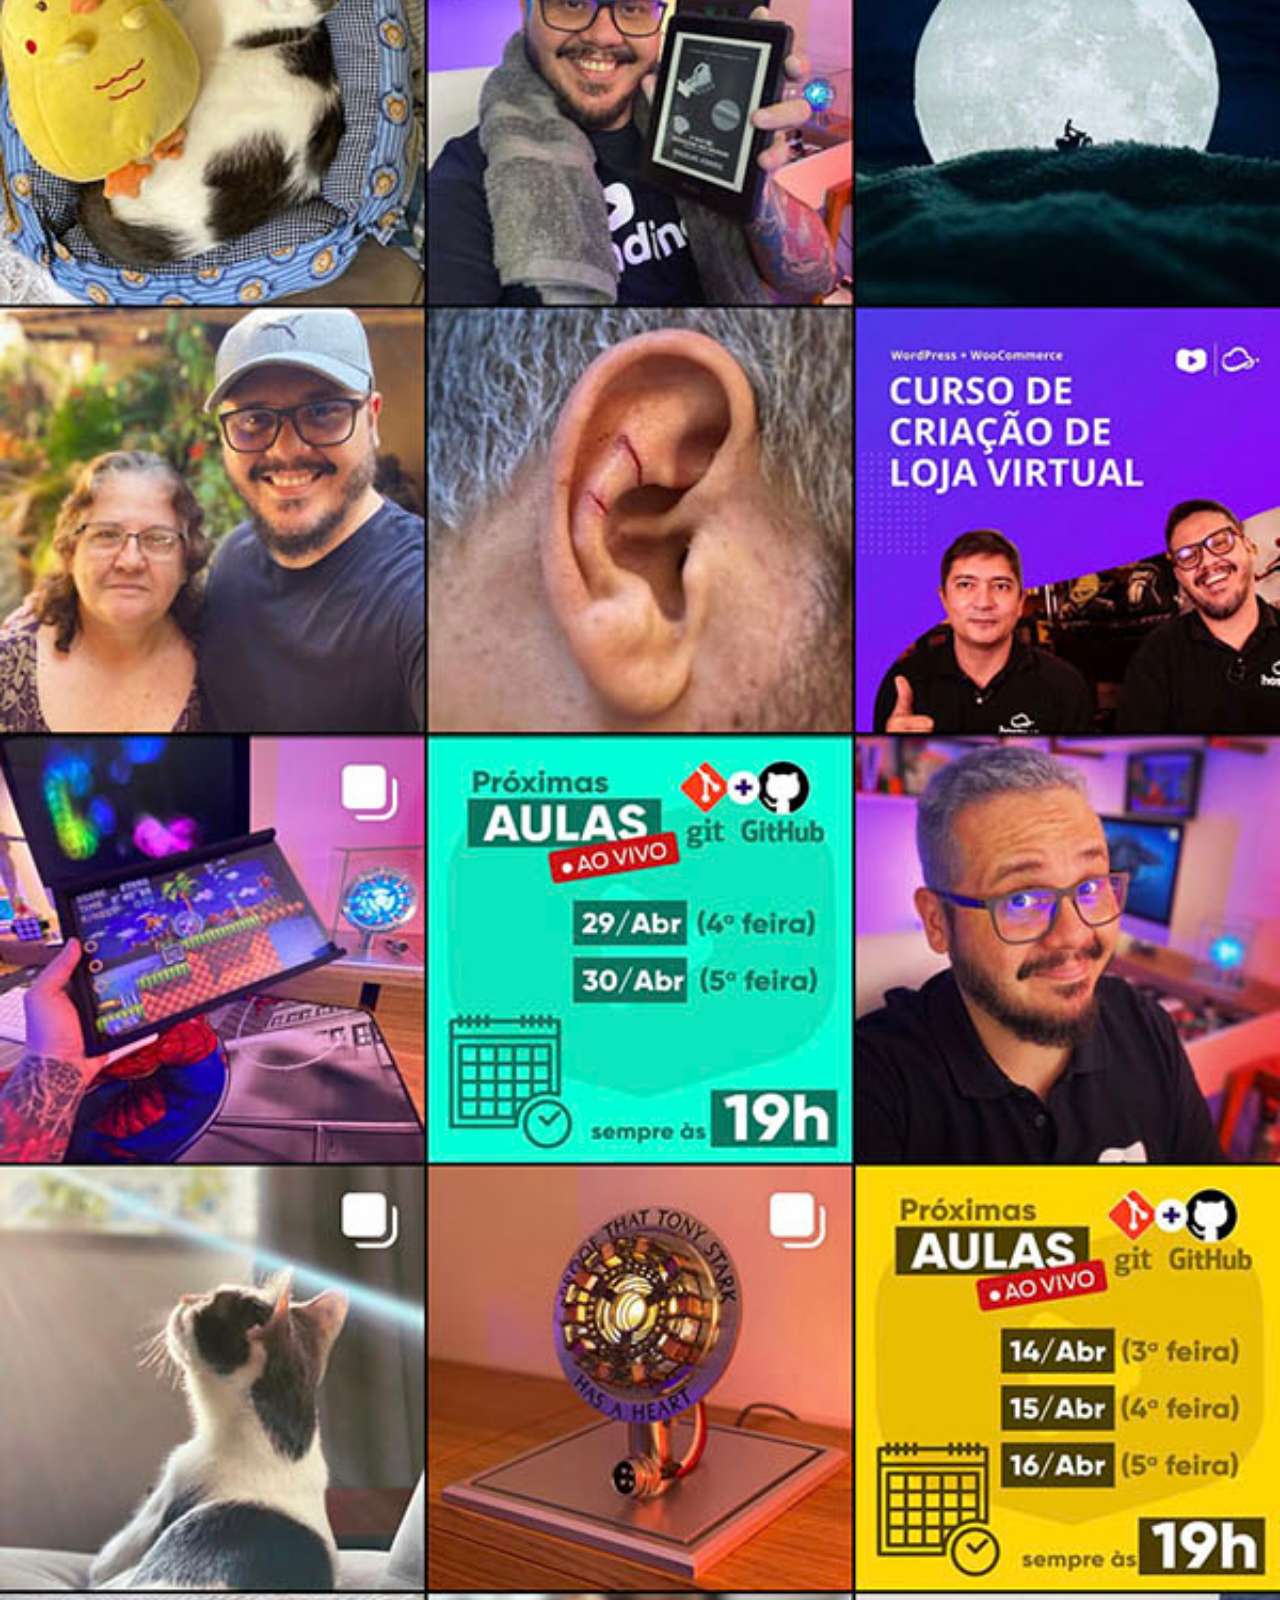
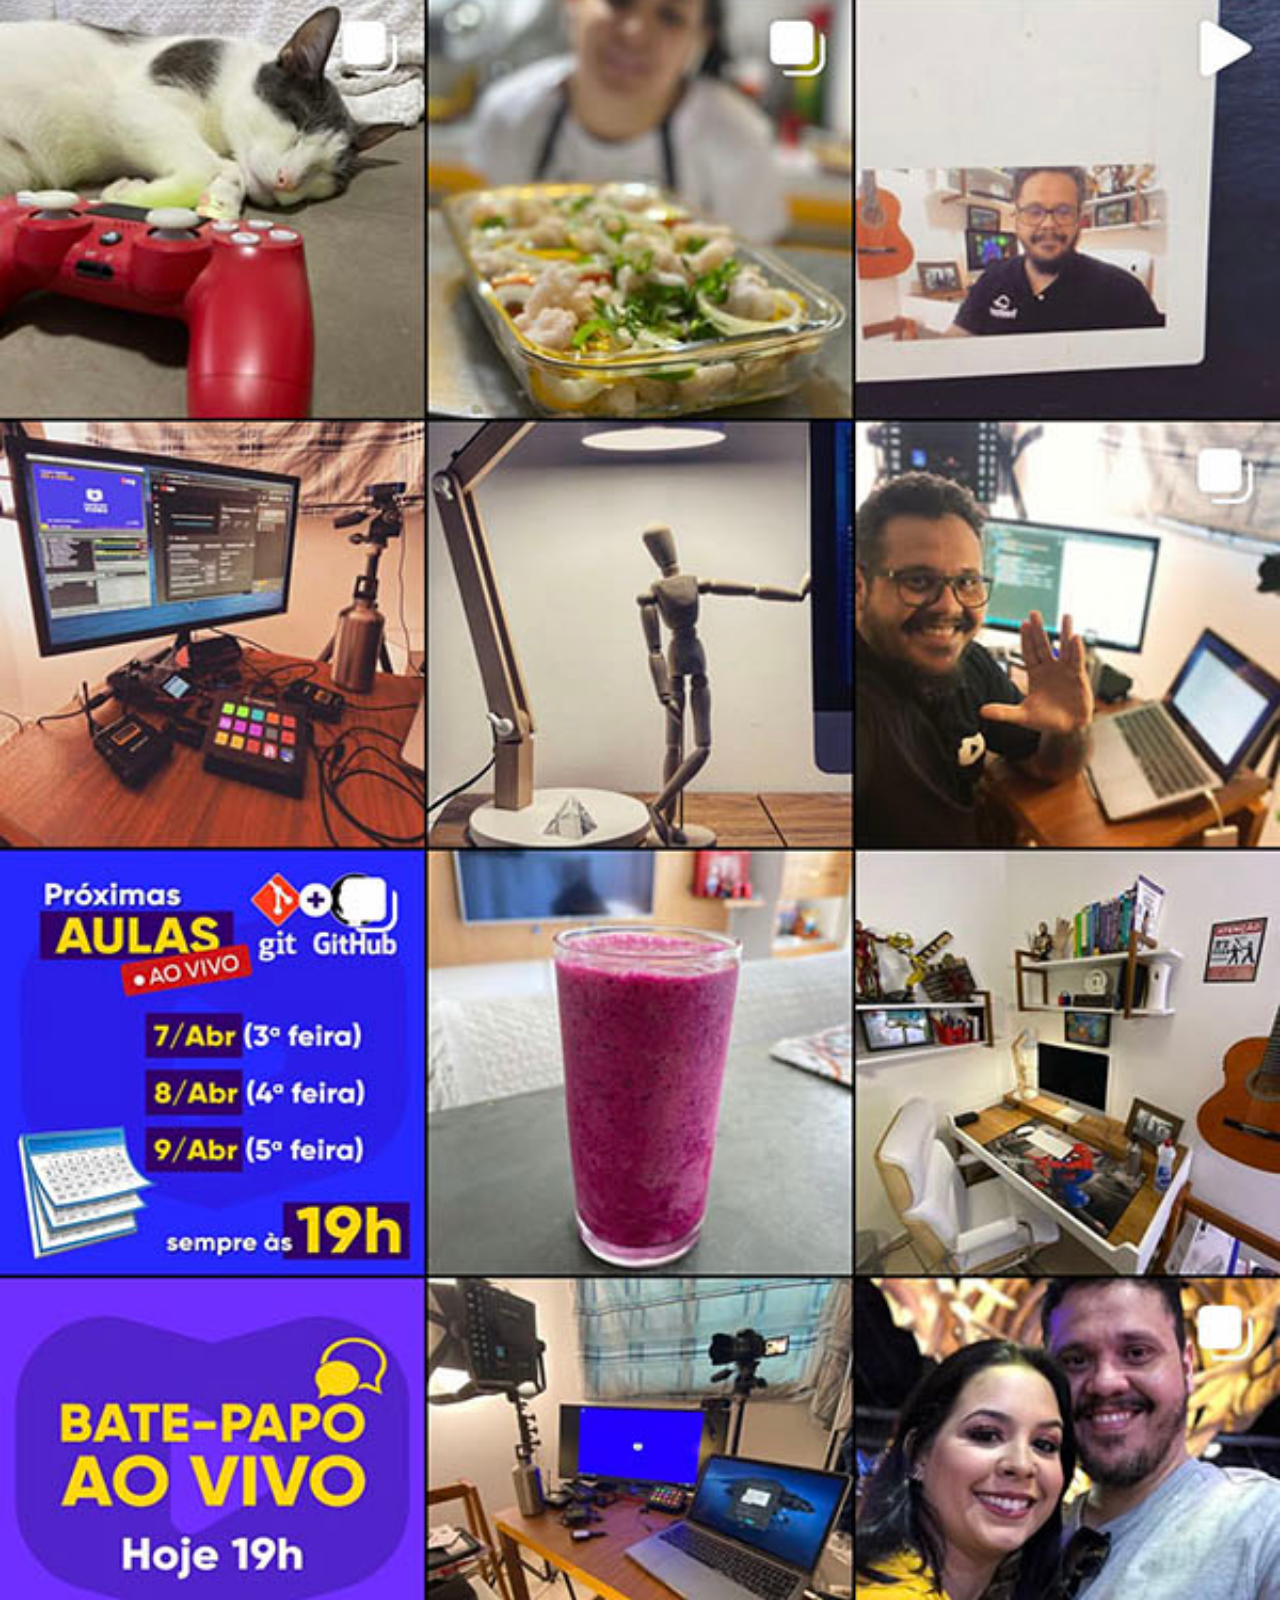
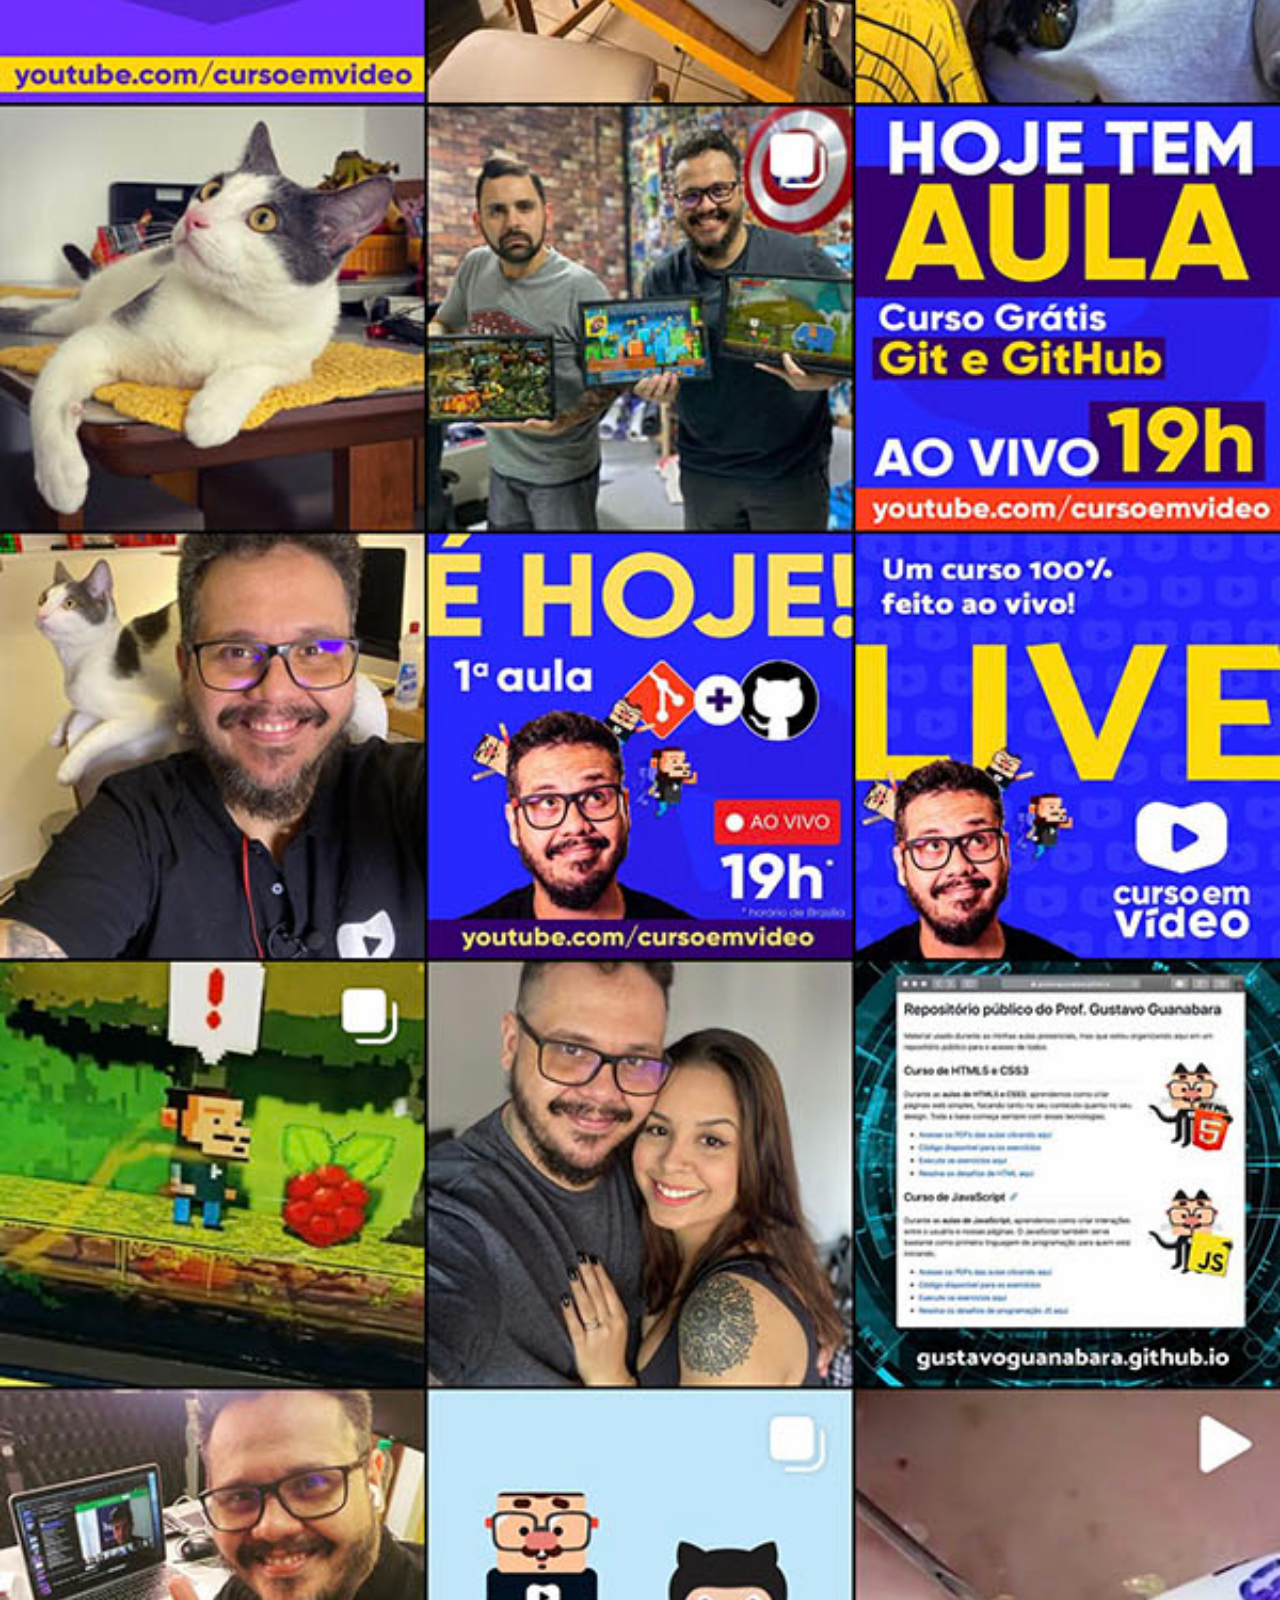
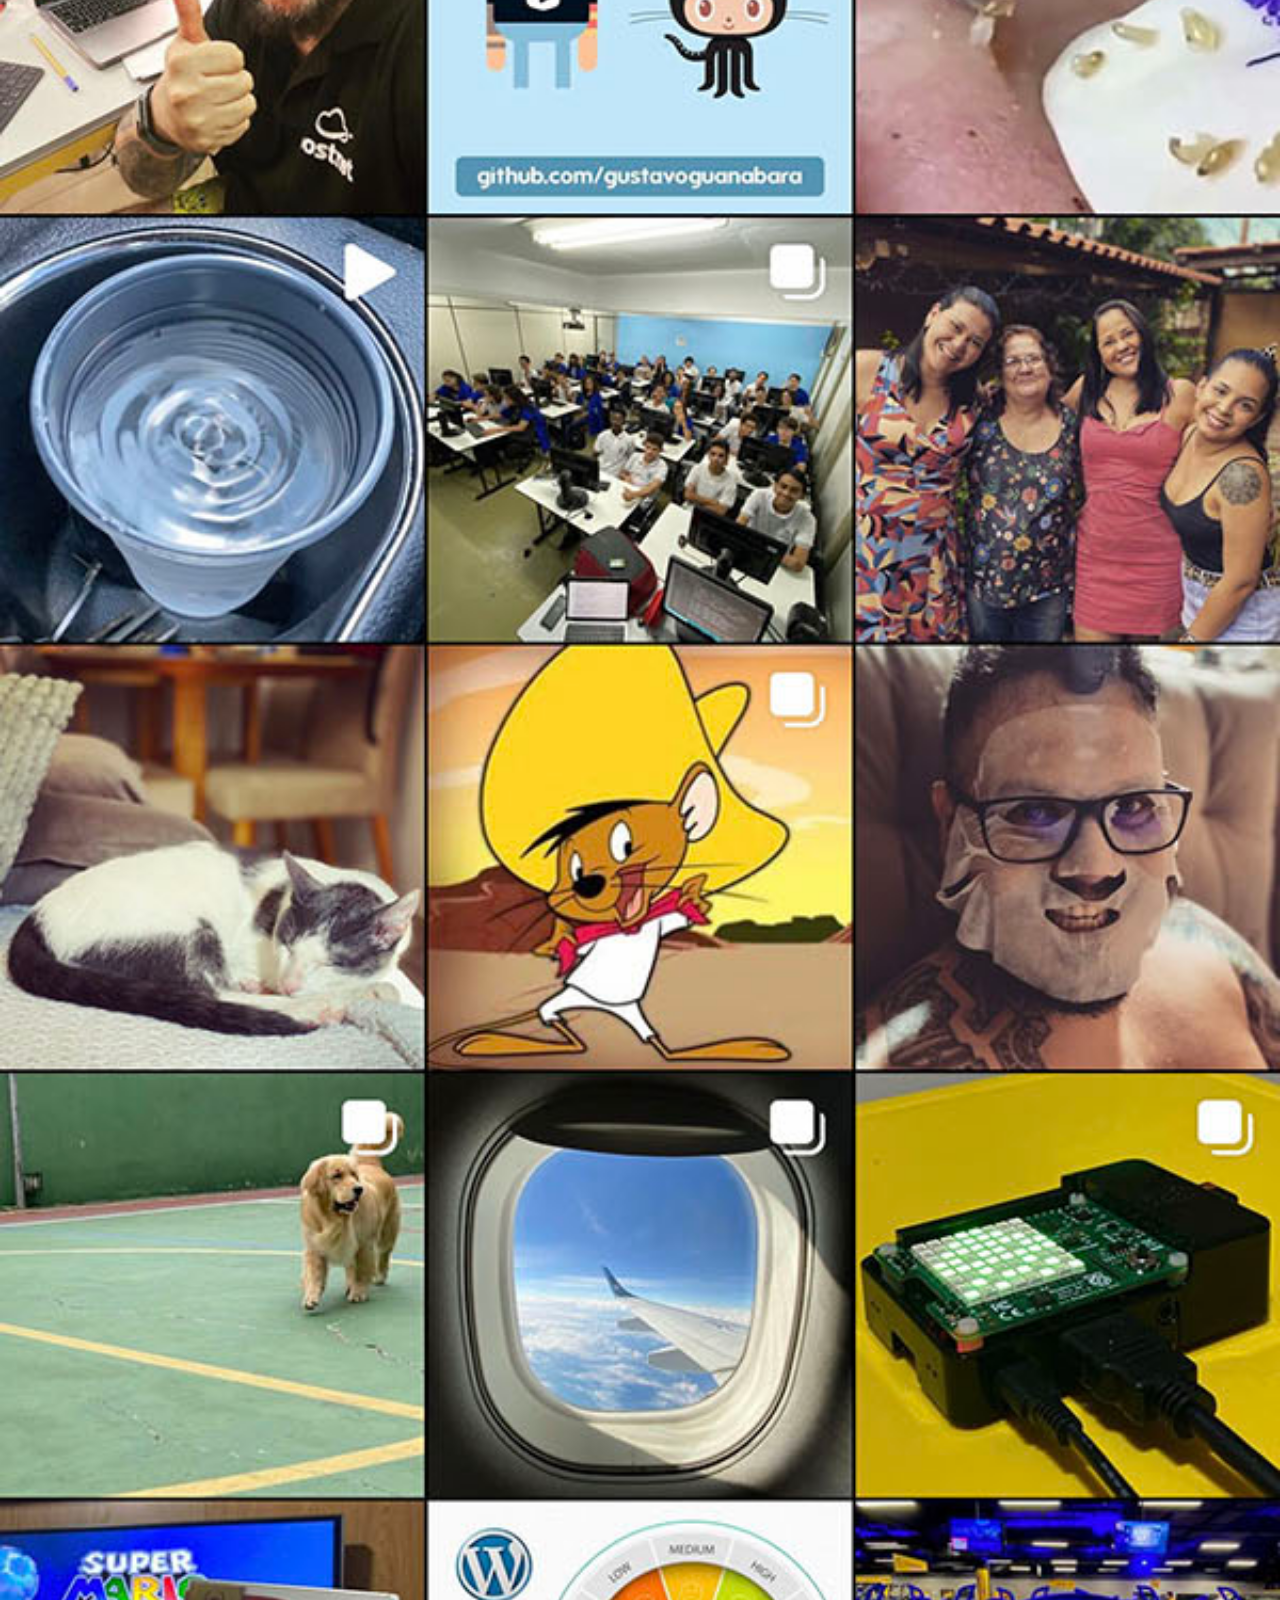
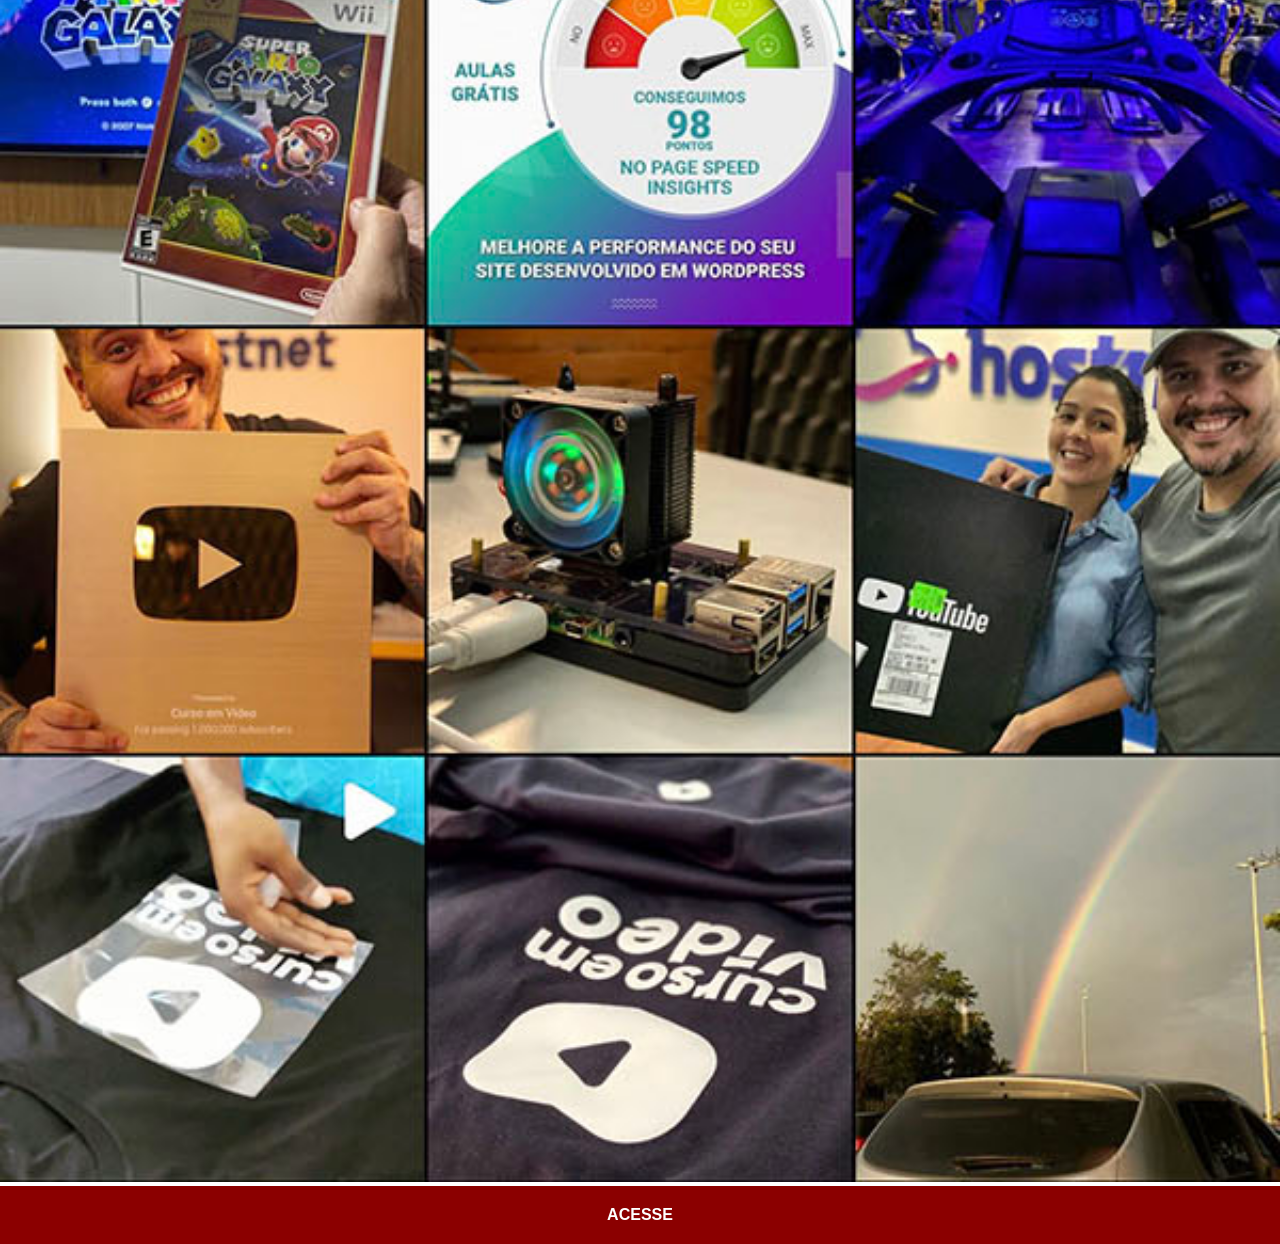
<file: instagram.html>
<!DOCTYPE html>
<html lang="pt-br">
<head>
    <meta charset="UTF-8">
    <meta name="viewport" content="width=device-width, initial-scale=1.0">
    <title>Instagram</title>
    <link rel="stylesheet" href="estilos/social.css">
</head>
<body>
    <img src="imagens/tela-instagram.jpg" alt="Instagram">
    <a href="https://www.instagram.com/gustavoguanabara/" target="_blank">ACESSE</a>
</body>
</html>
</file>
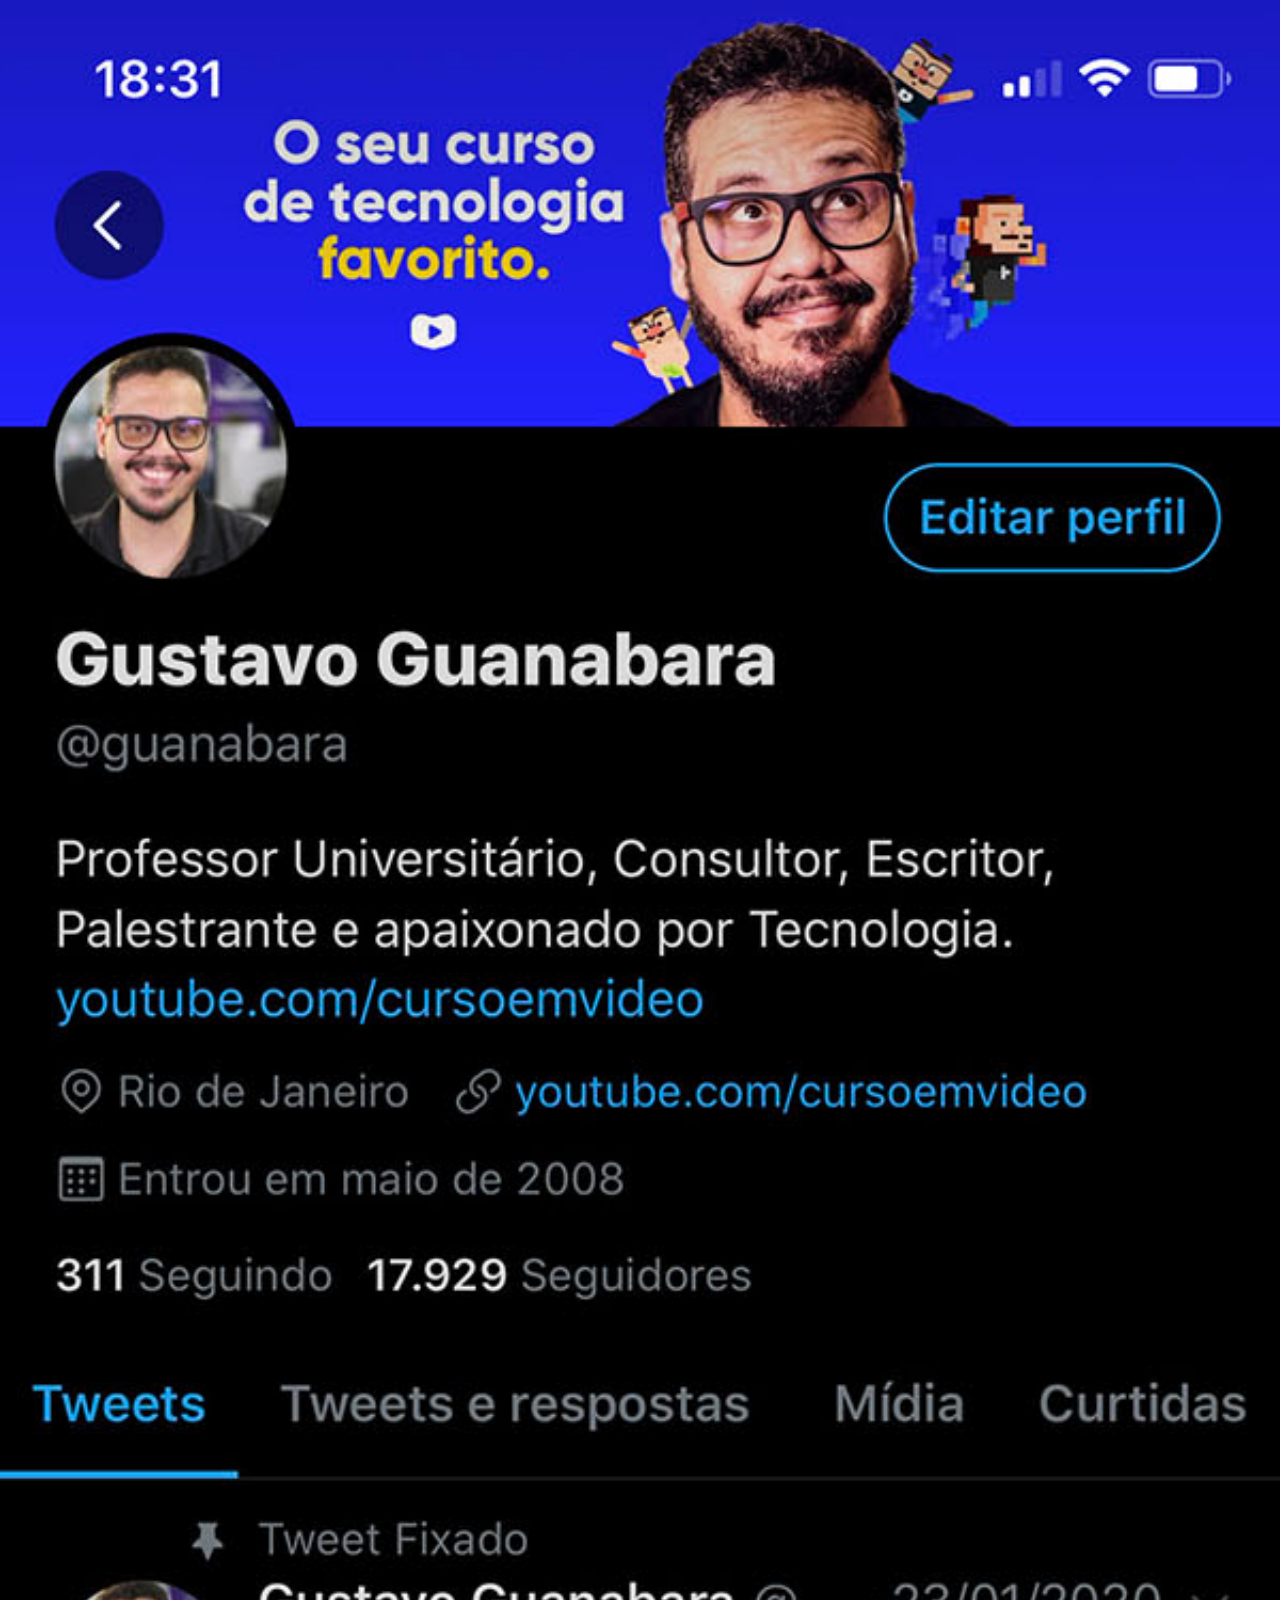
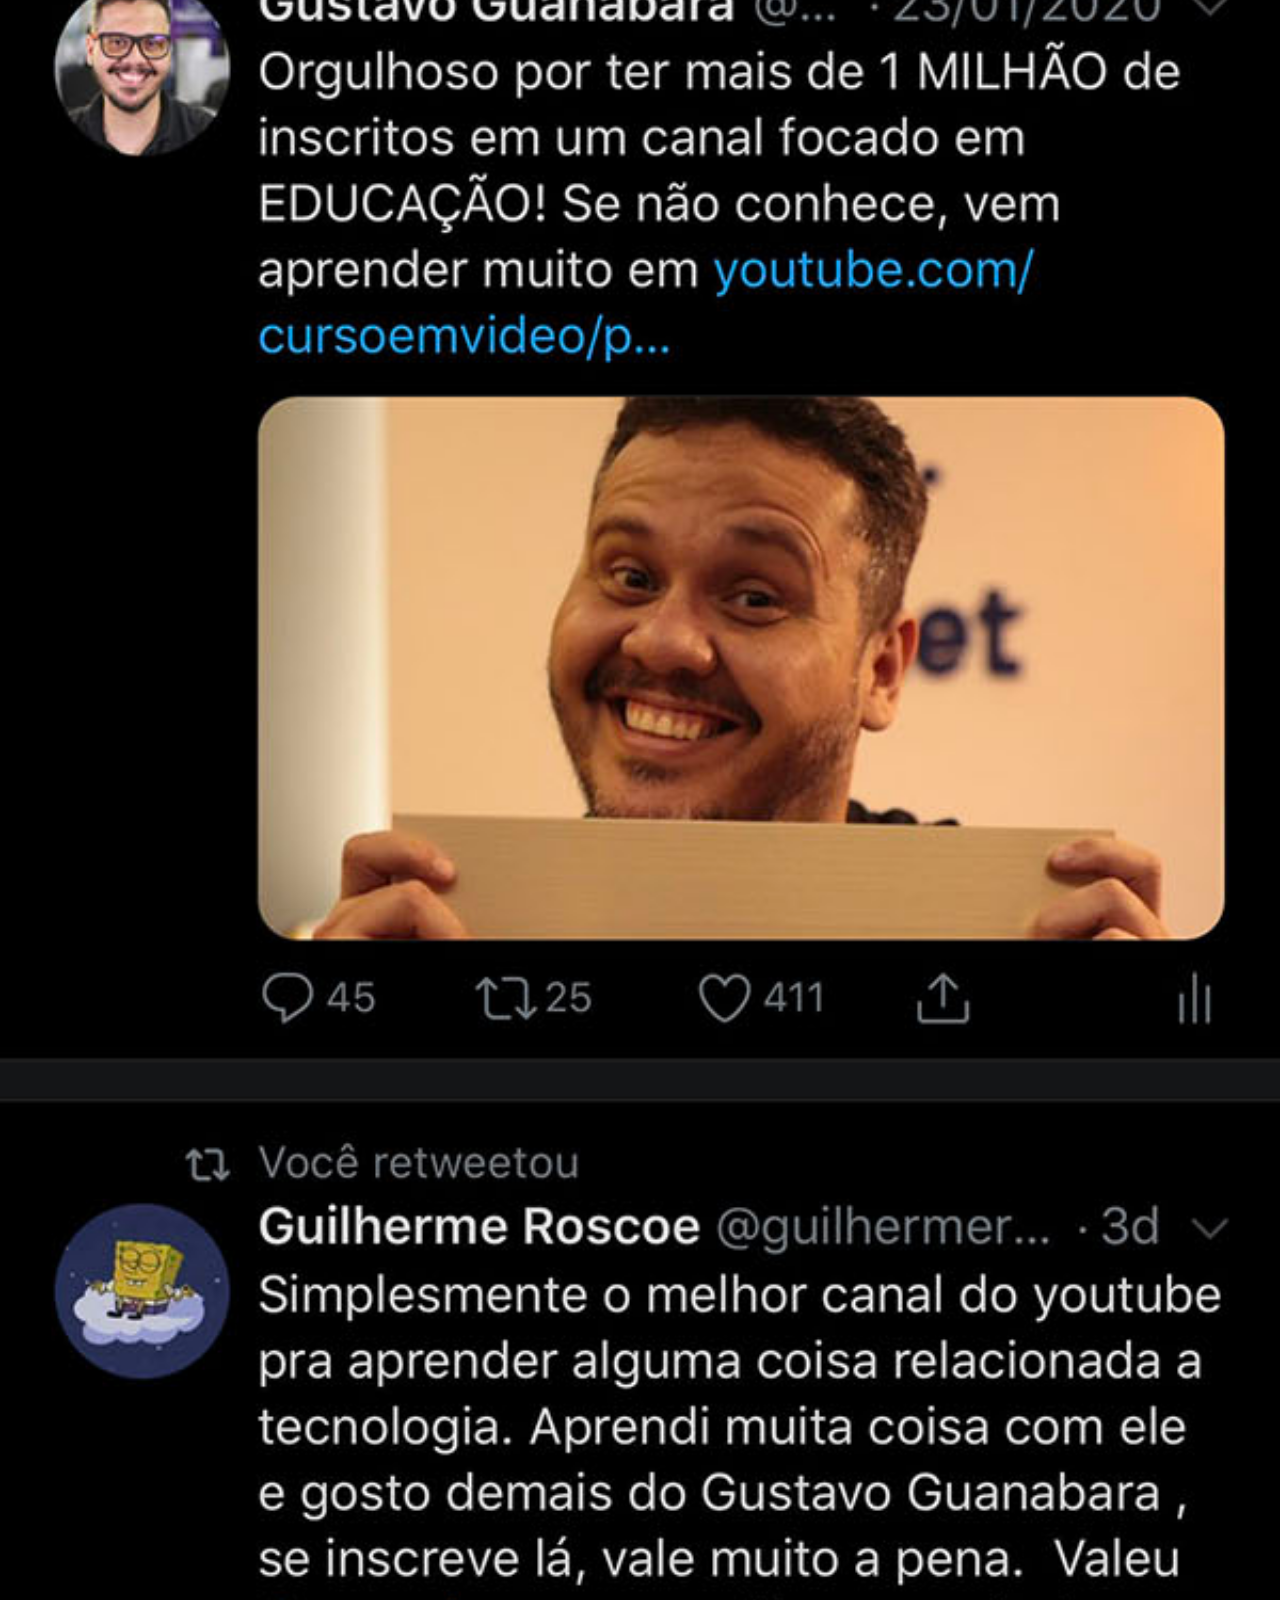
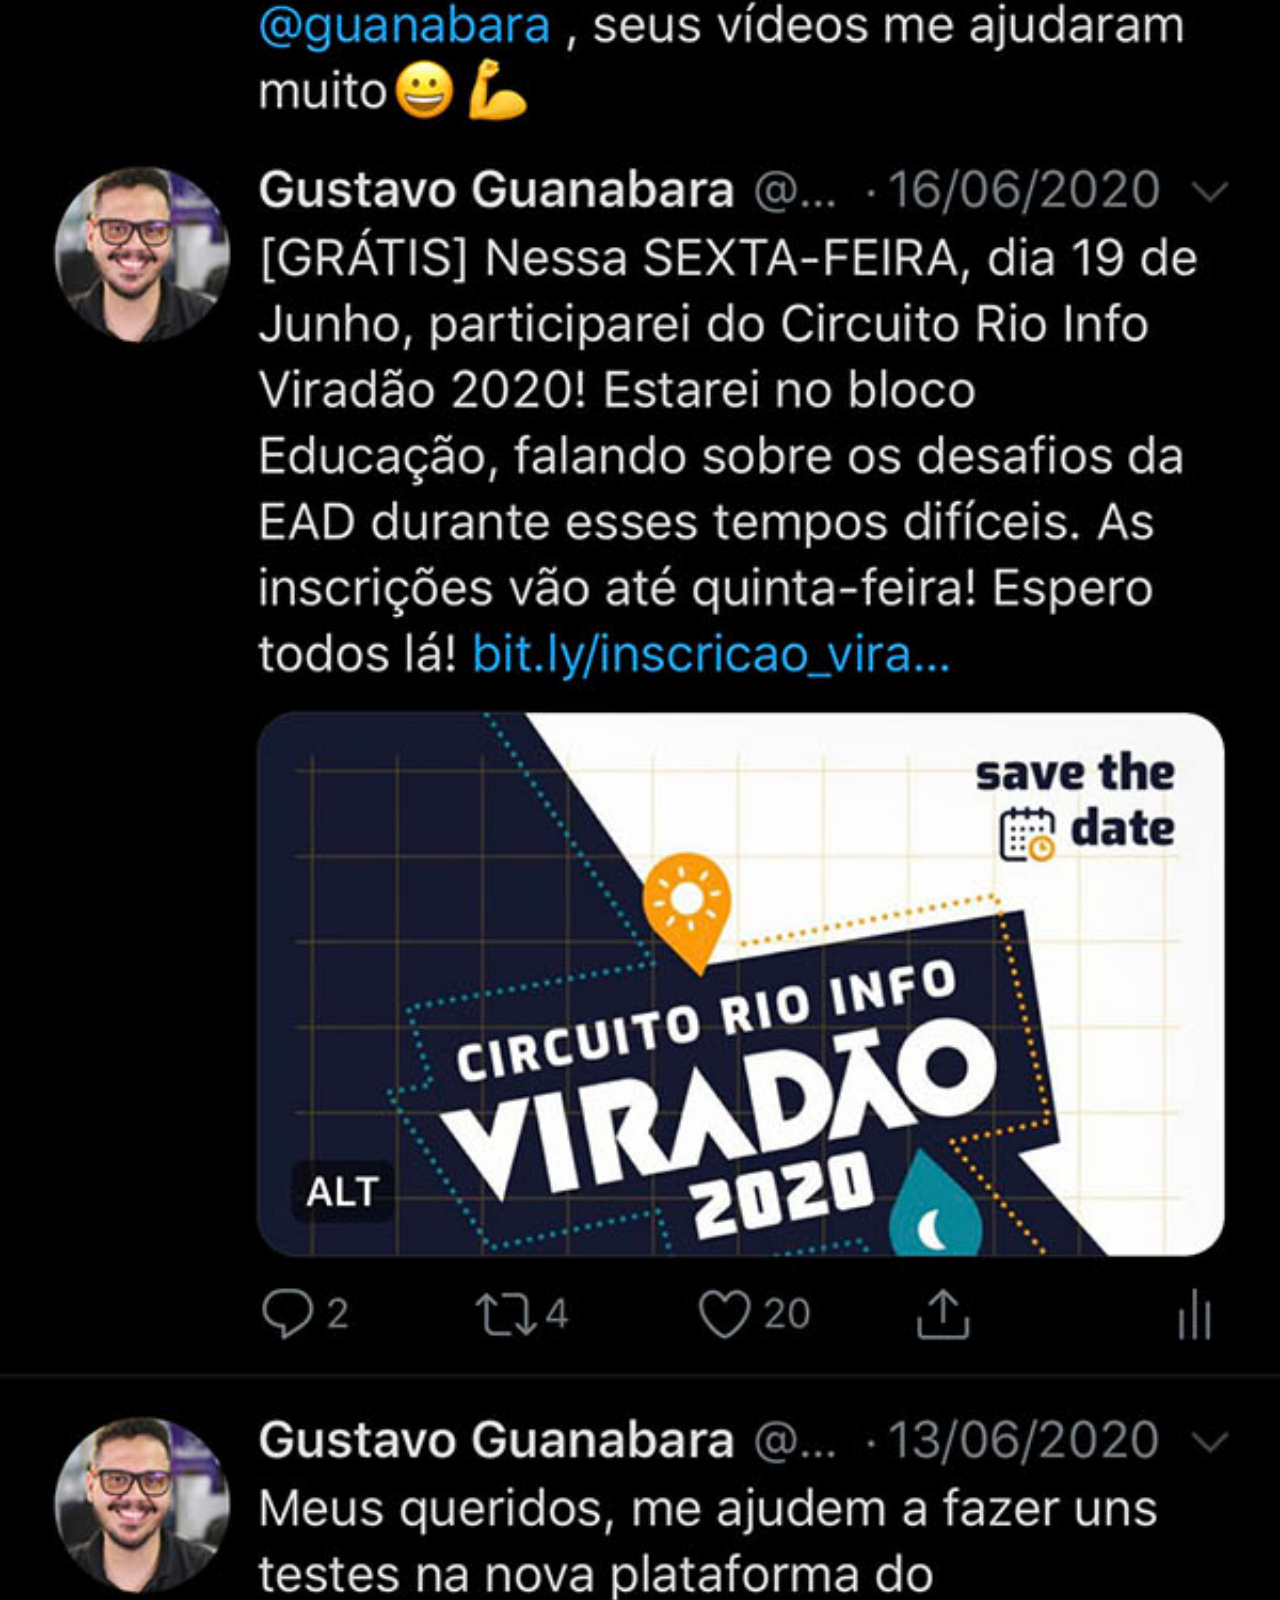
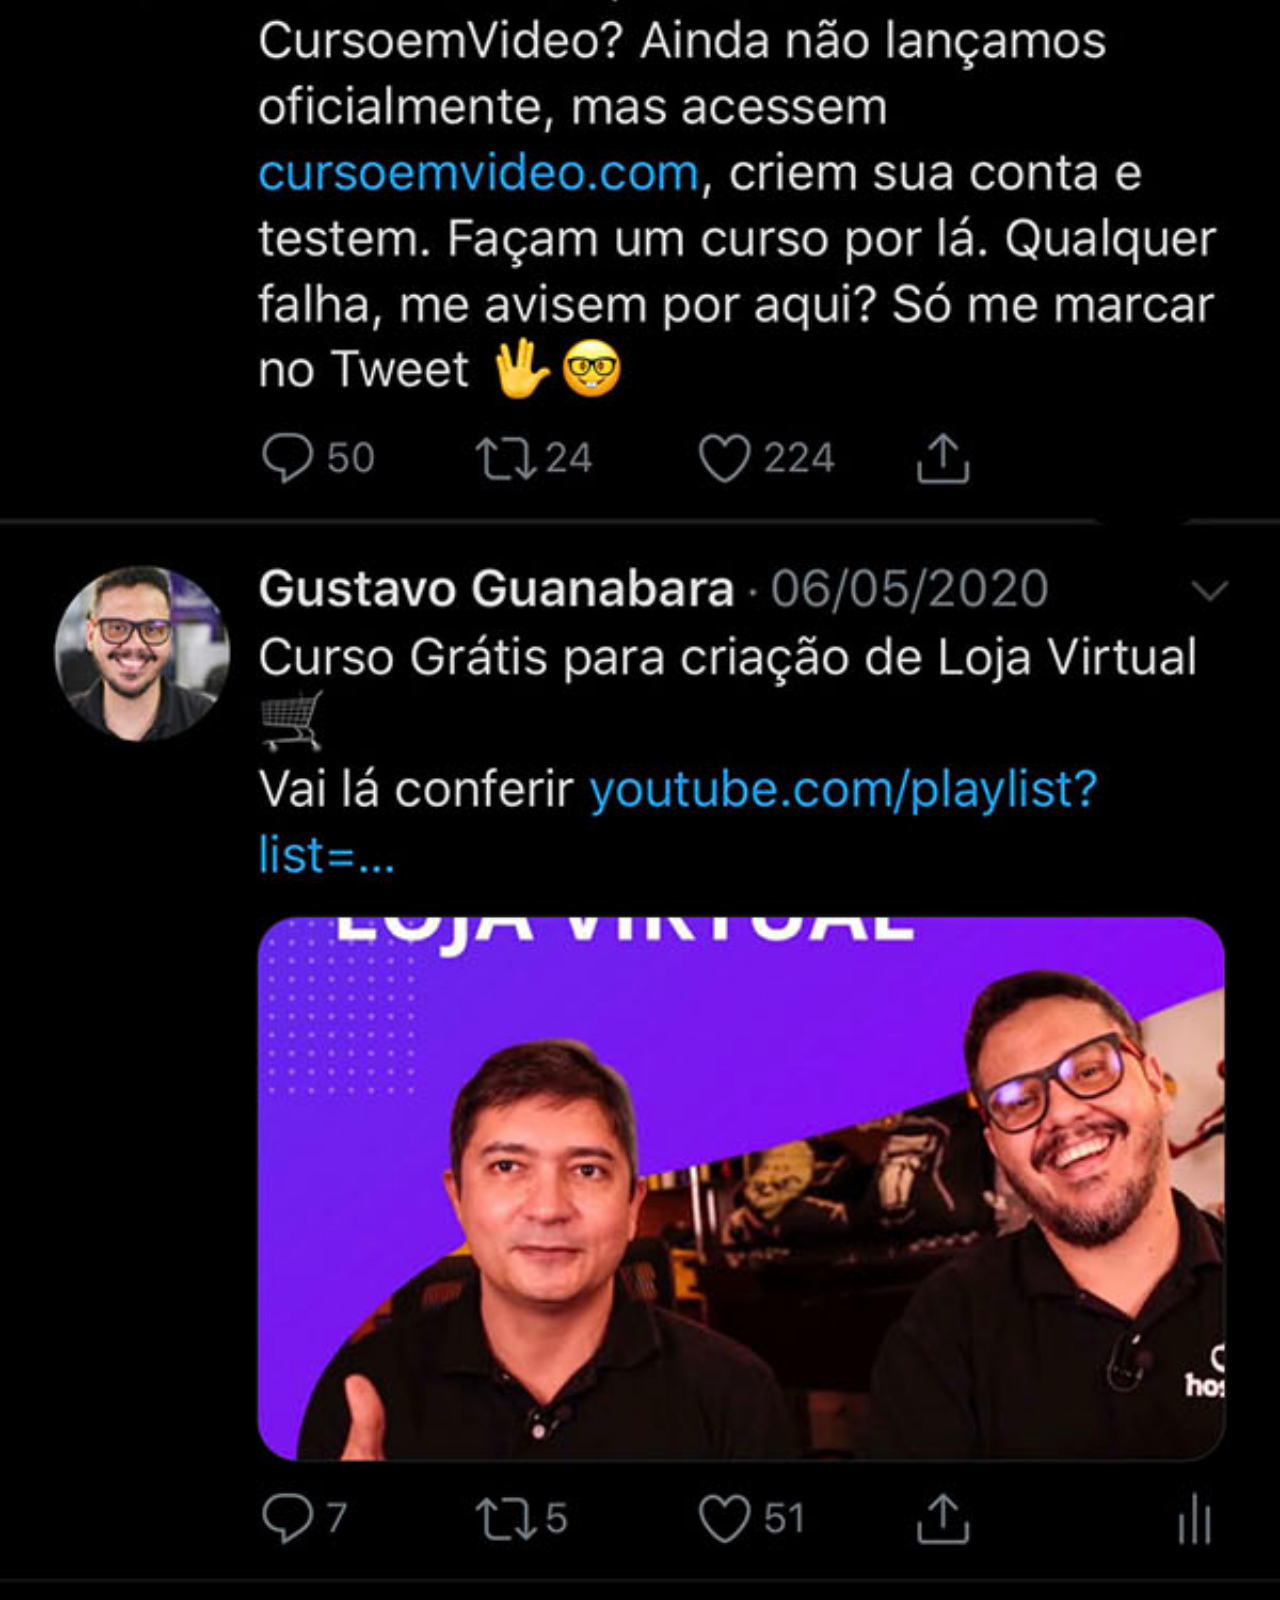
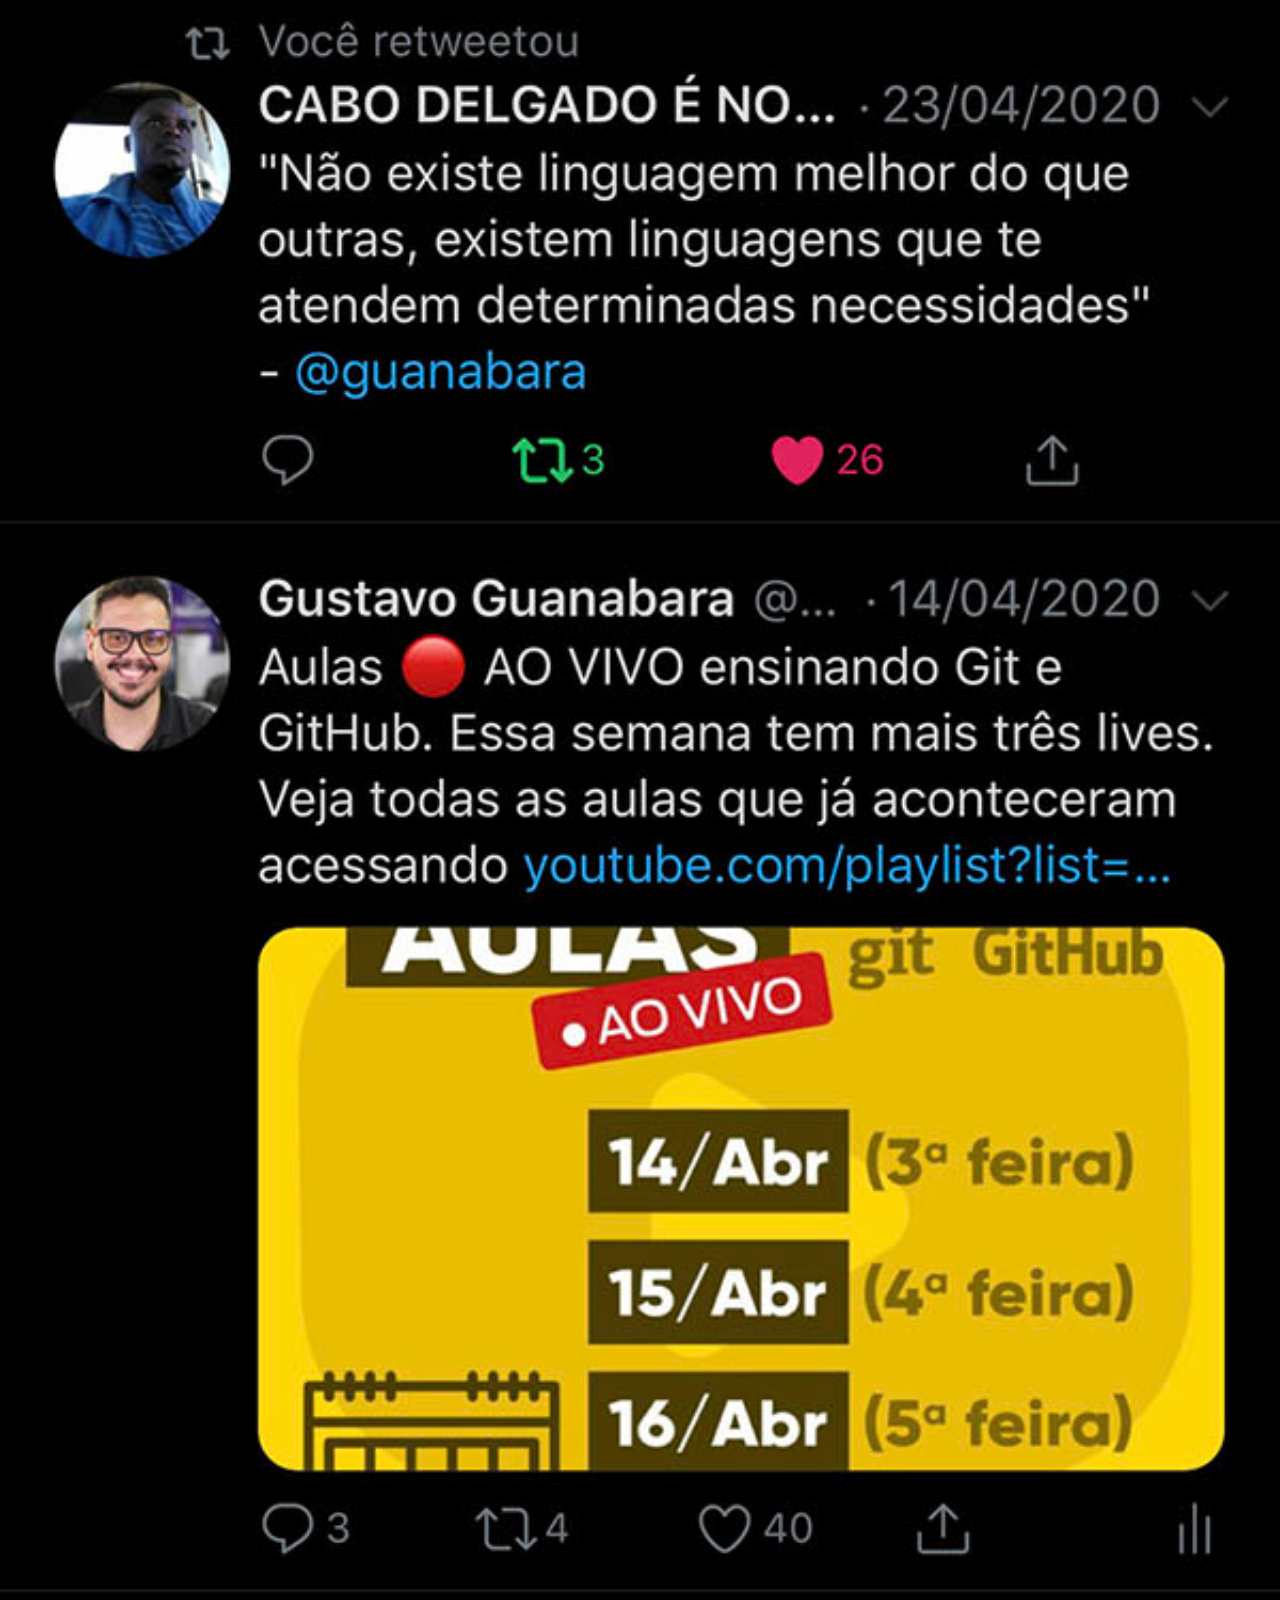
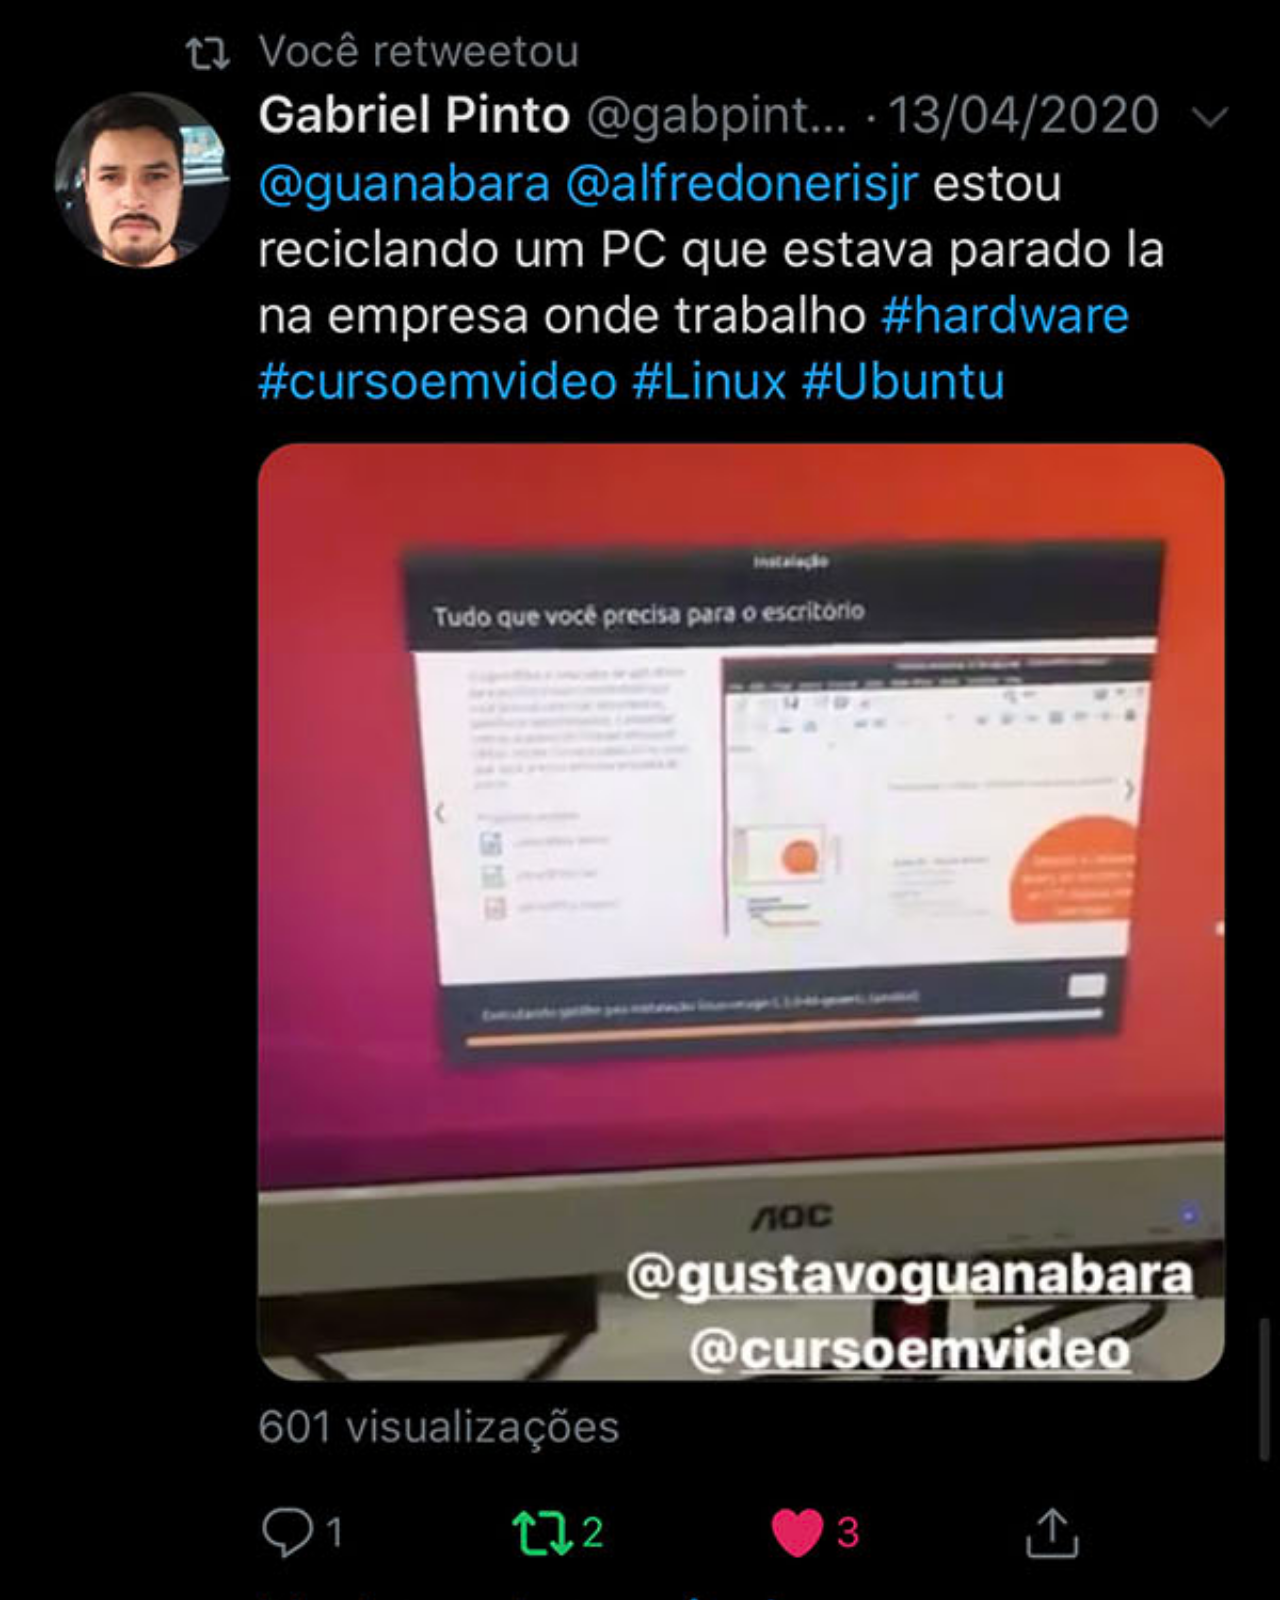
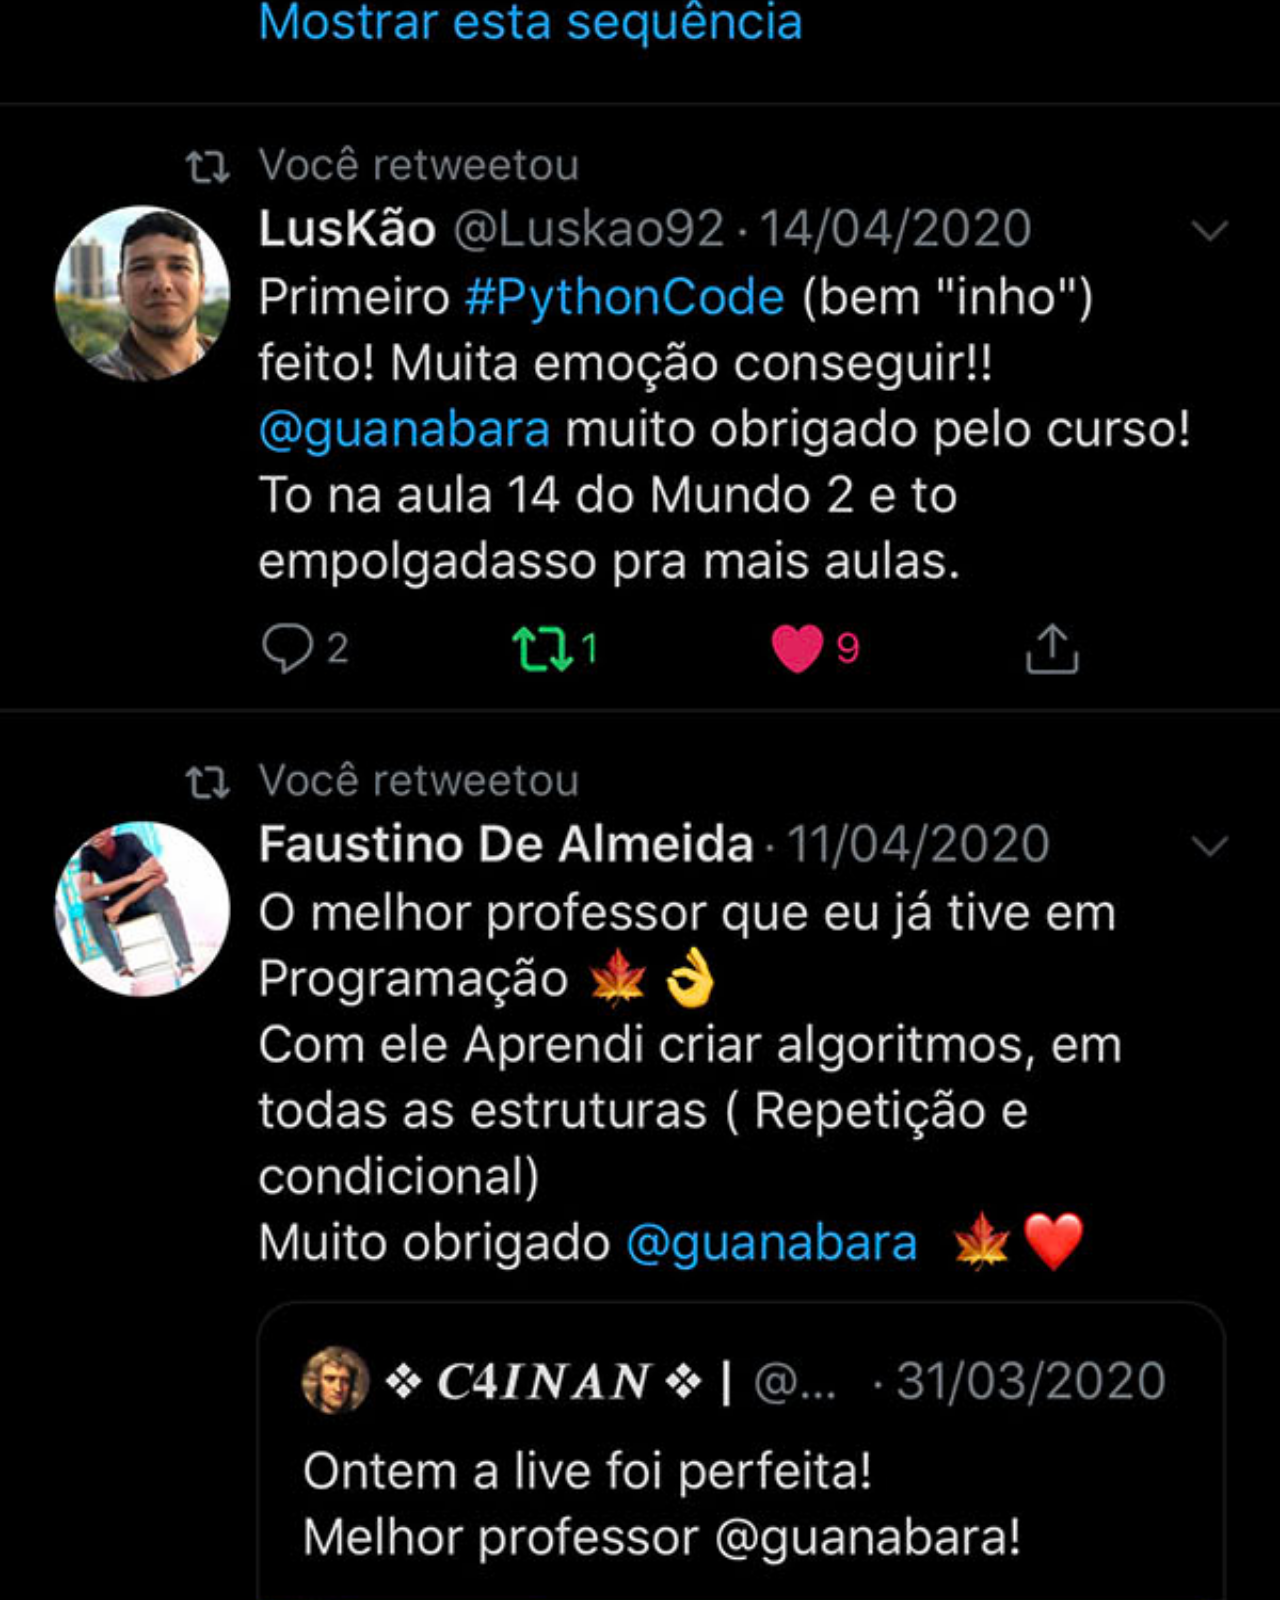
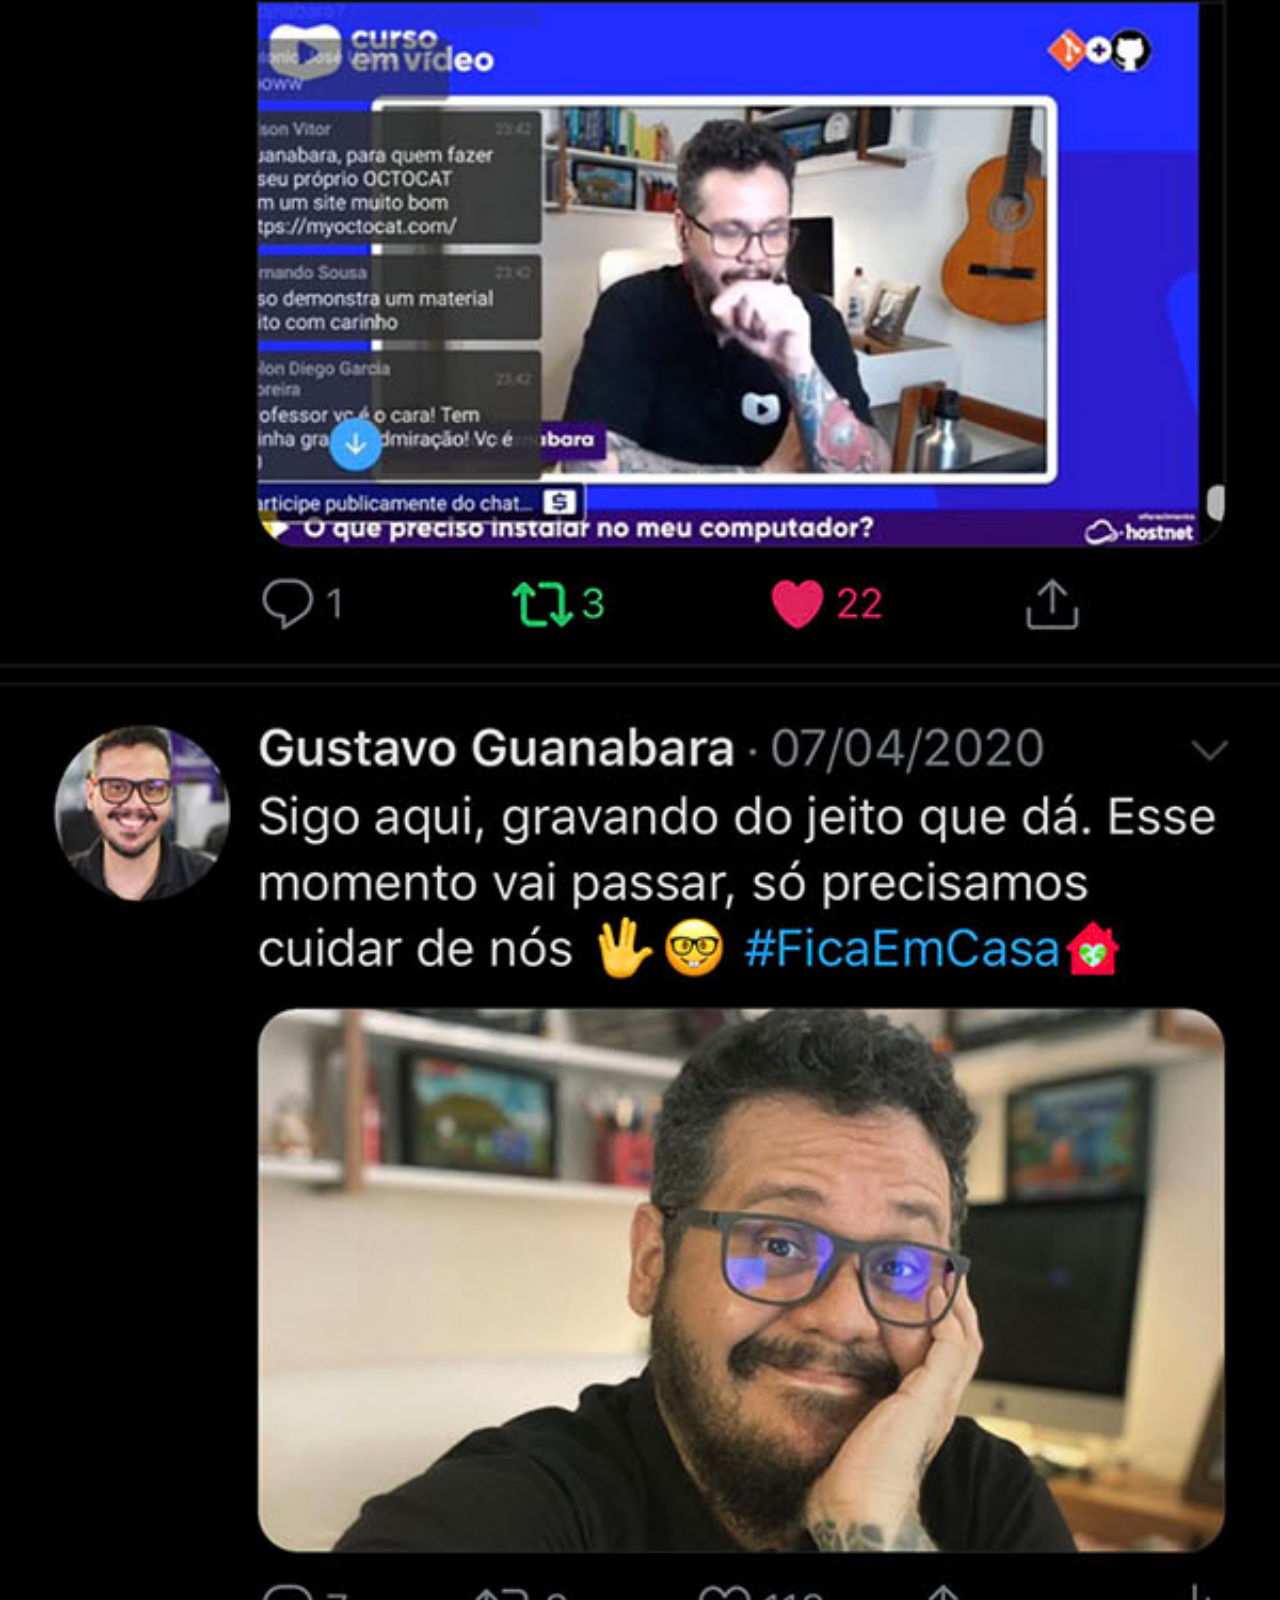
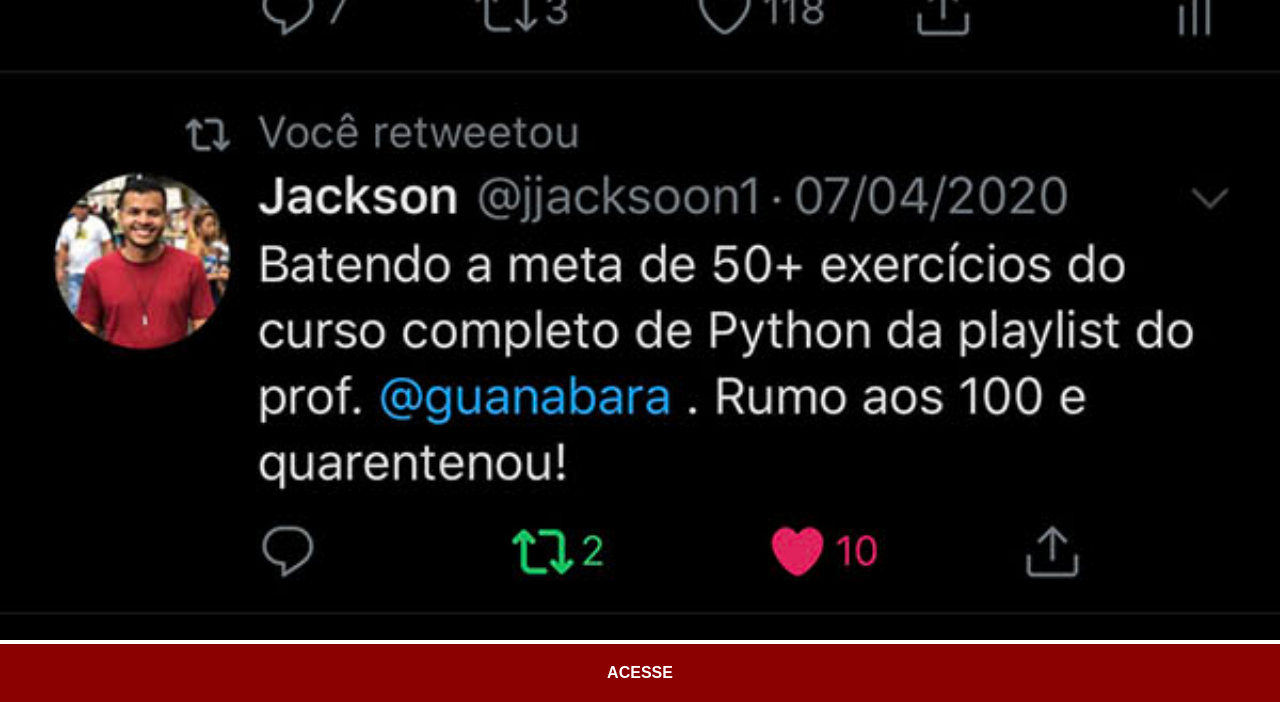
<file: twitter.html>
<!DOCTYPE html>
<html lang="pt-br">
<head>
    <meta charset="UTF-8">
    <meta name="viewport" content="width=device-width, initial-scale=1.0">
    <title>Twitter</title>
    <link rel="stylesheet" href="estilos/social.css">
</head>
<body>
    <img src="imagens/tela-twitter.jpg" alt="Twitter">
    <a href="https://x.com/guanabara/" target="_blank">ACESSE</a>
</body>
</html>
</file>
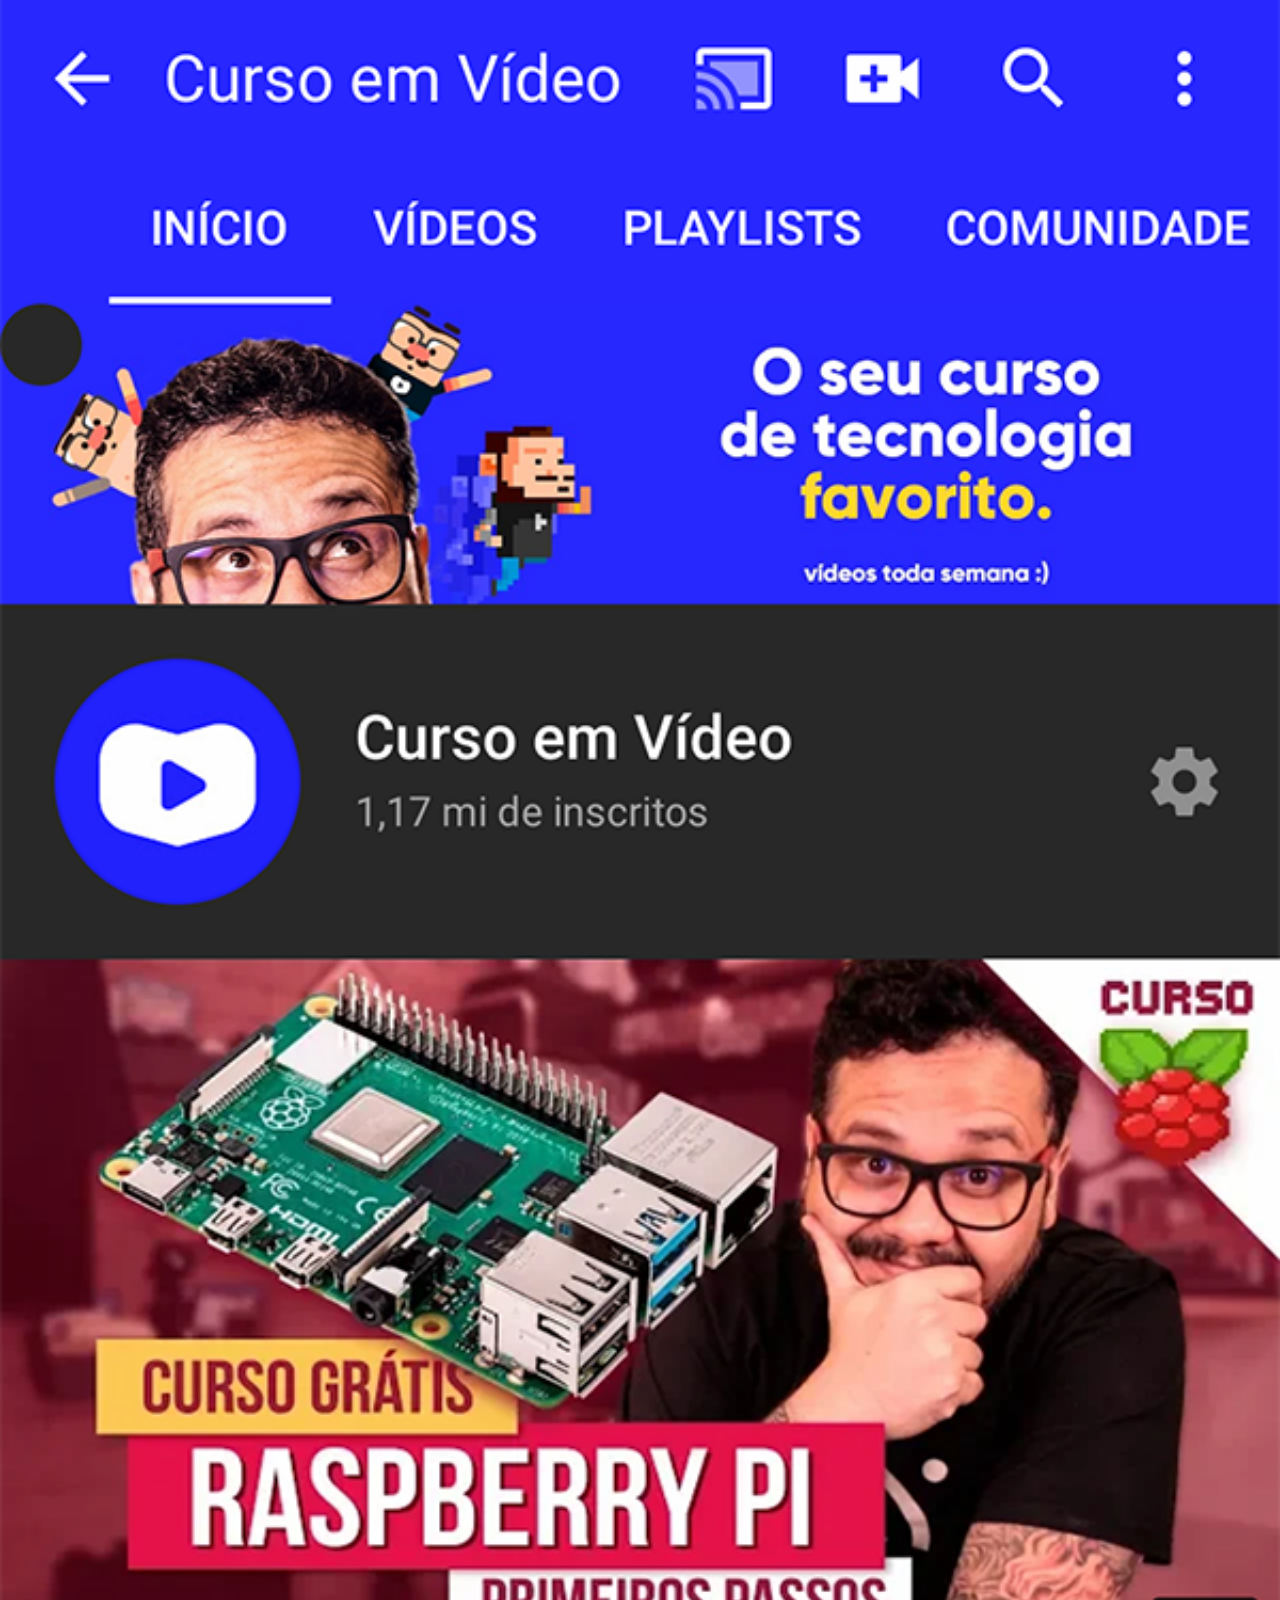
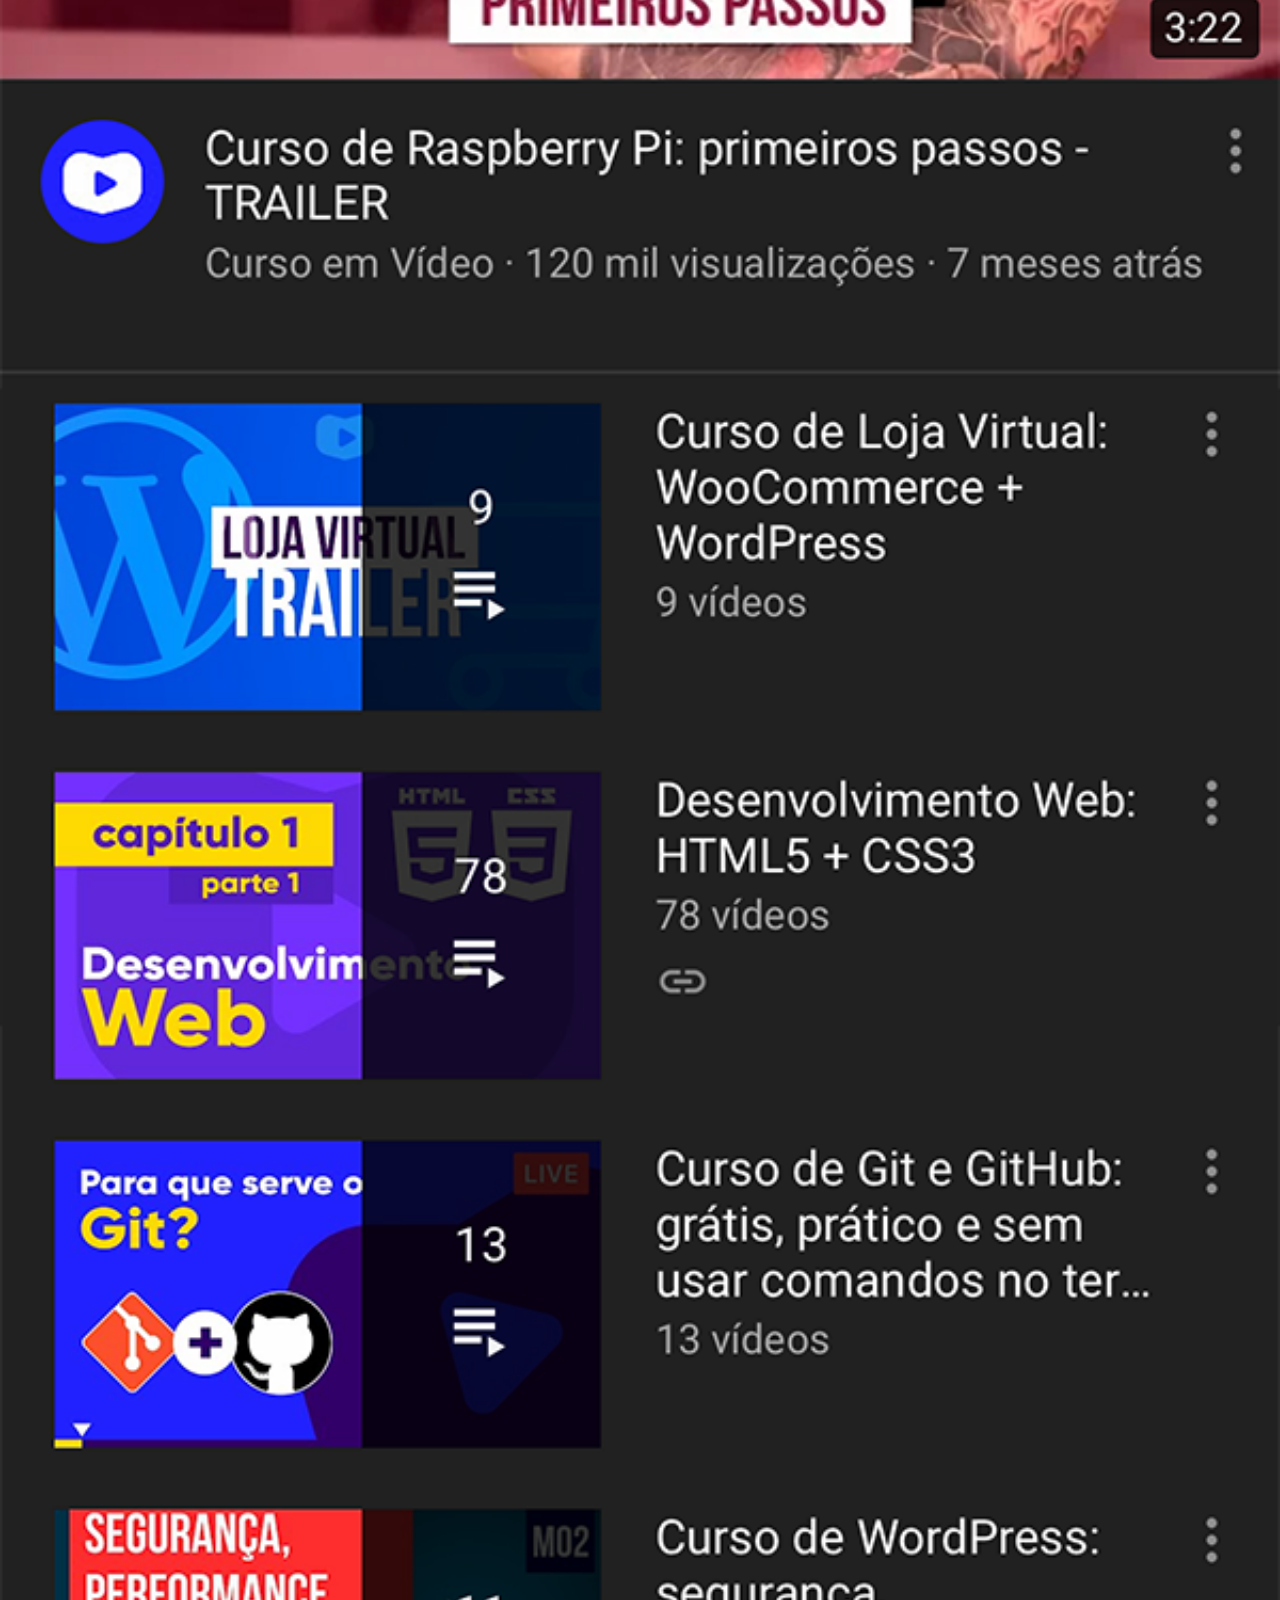
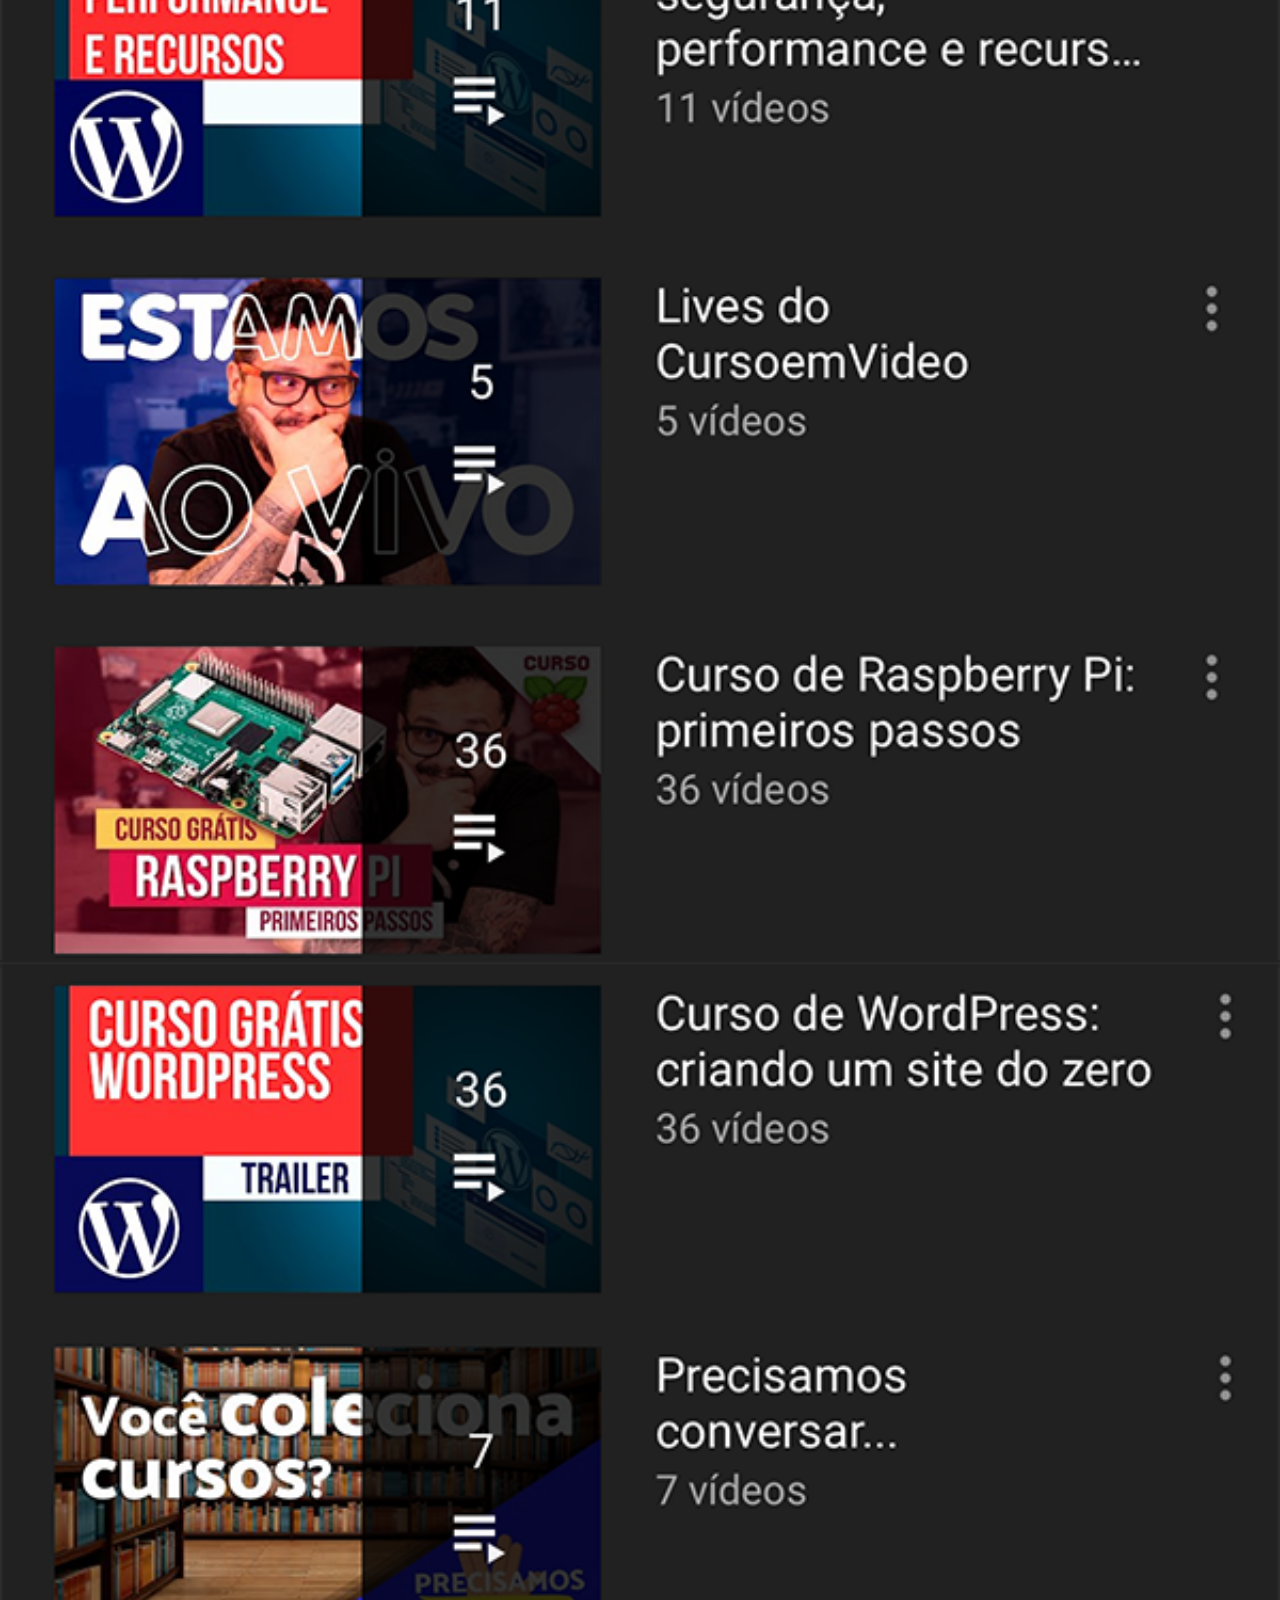
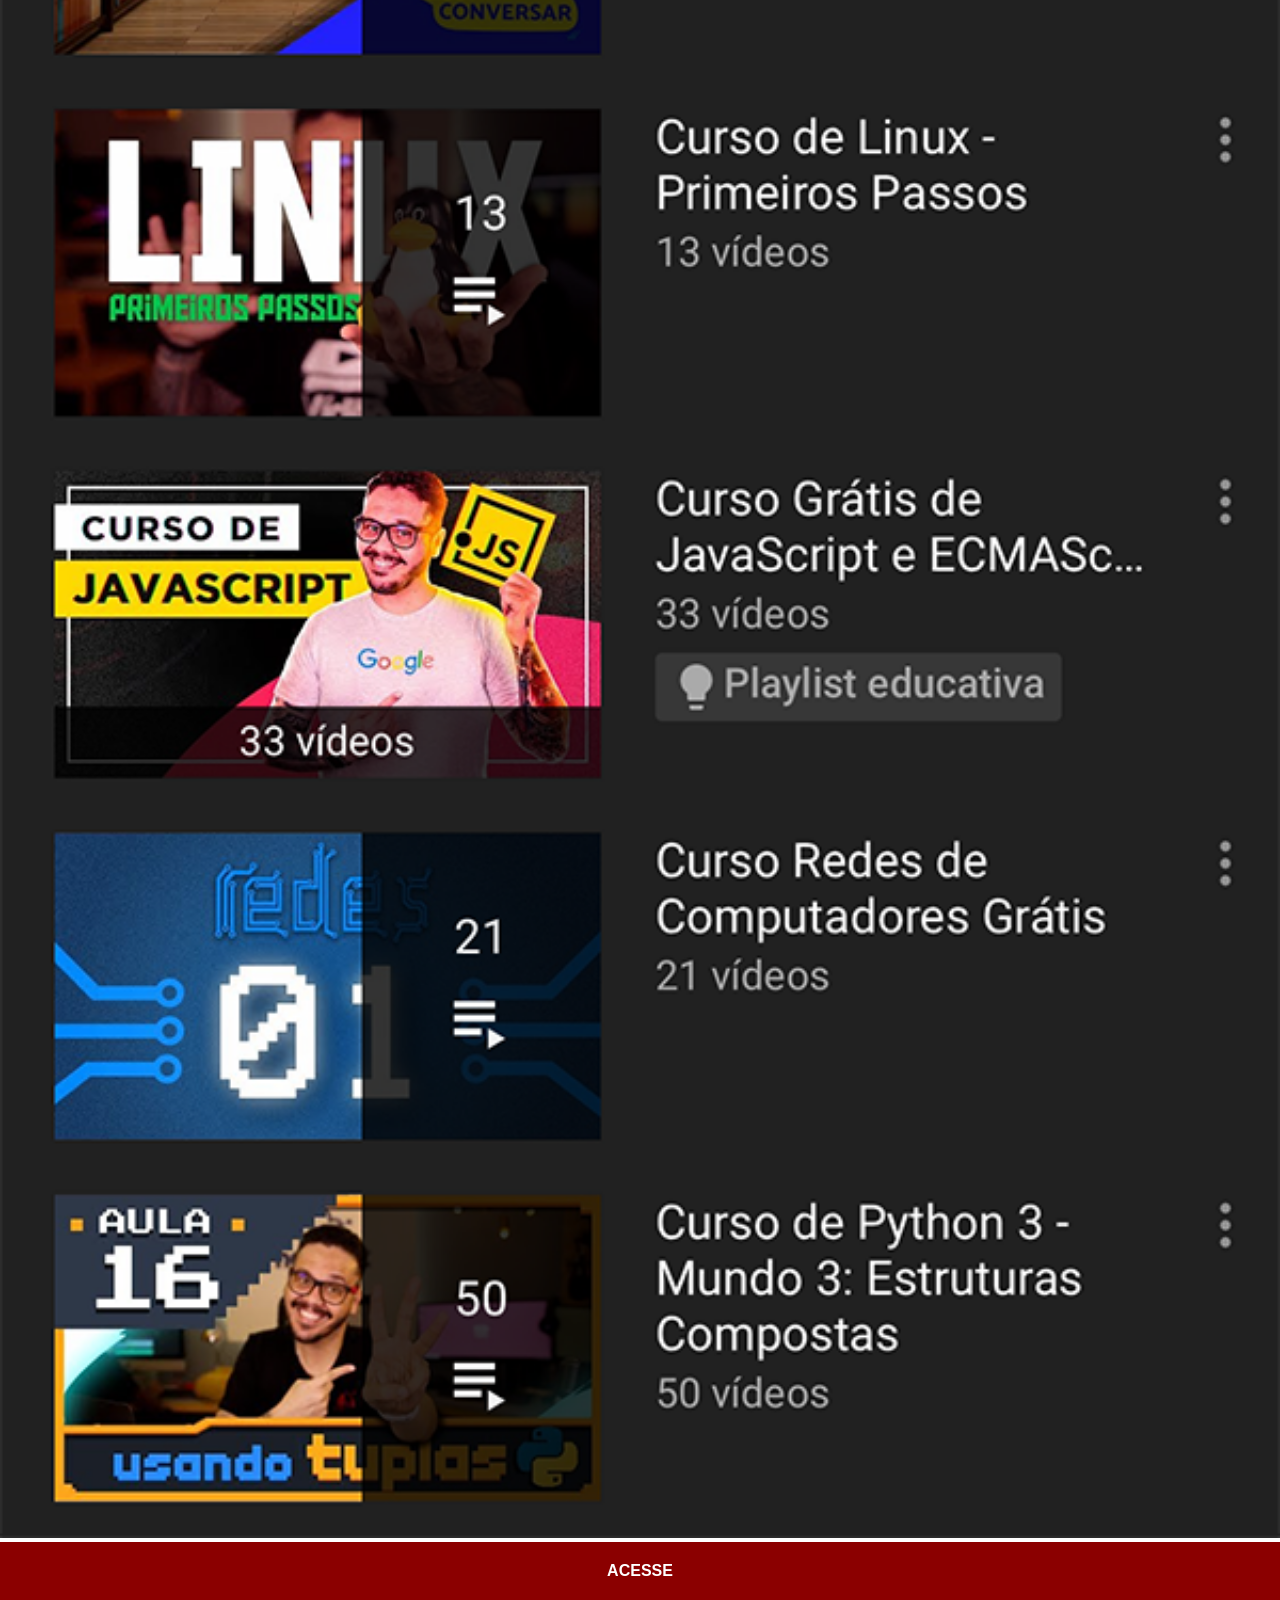
<file: youtube.html>
<!DOCTYPE html>
<html lang="pt-br">
<head>
    <meta charset="UTF-8">
    <meta name="viewport" content="width=device-width, initial-scale=1.0">
    <title>YouTube</title>
    <link rel="stylesheet" href="estilos/social.css">
</head>
<body>
    <img src="imagens/tela-youtube.png" alt="YouTube">
    <a href="https://www.youtube.com/@cursoemvideo/playlists" target="_blank">ACESSE</a>
</body>
</html>
</file>
<file: estilos/style.css>
@charset "UTF-8";

*{
    margin: 0px;
    padding: 0px;
    font-family: Arial, Helvetica, sans-serif;
} 

html, body{
    height: 100vh;
    width: 100vw;
    background-color: black;
}

main {
    position: relative;
    height: 100vh;
}

body {
    background: url('../imagens/fundo-madeira.jpg') no-repeat top center;
    background-size: cover;
    background-attachment: fixed;
}

section#telefone {
    position: absolute;
    top: 50%;
    left: 50%;
    transform: translate(-50%, -50%);

    height: 627px;
    width: 311px;
    background: url("../imagens/frame-iphone.png") no-repeat;
}

iframe#tela {
    position: relative;
    top: 80px;
    left: 22px;
    width: 267px;
    height: 471px;
}

section#redes-sociais {
    text-align: right;
}

section#redes-sociais img {
    width: 50px;
    margin: 10px;
    border-radius: 50%;
    box-shadow: 2px 2px 5px rgba(0, 0, 0, 0.400);
    box-sizing: border-box;
}

section#redes-sociais img:hover {
    border: 2px solid rgba(255, 255, 255, 0.604);
    transform: translate(-3px, -3px);
    box-shadow: 5px 5px 10px rgba(0, 0, 0, 0.611);
    transition: transform 0.3s, border 0.3s;
}
</file>
<file: estilos/social.css>
@charset "UTF-8";

        * {
            margin: 0px;
            padding: 0px;
            font-family: Arial, Helvetica, sans-serif;
        }

        ::-webkit-scrollbar {
            width: 0;
            height: 0;
        }

        img {
            width: 100vw;
        }

        a {
            display: block;
            background-color: darkred;
            color: white;
            padding: 20px;
            text-align: center;
            font-weight: bolder;
            text-decoration: none;
        }

        a:hover {
            background-color: red;
        }
</file>
